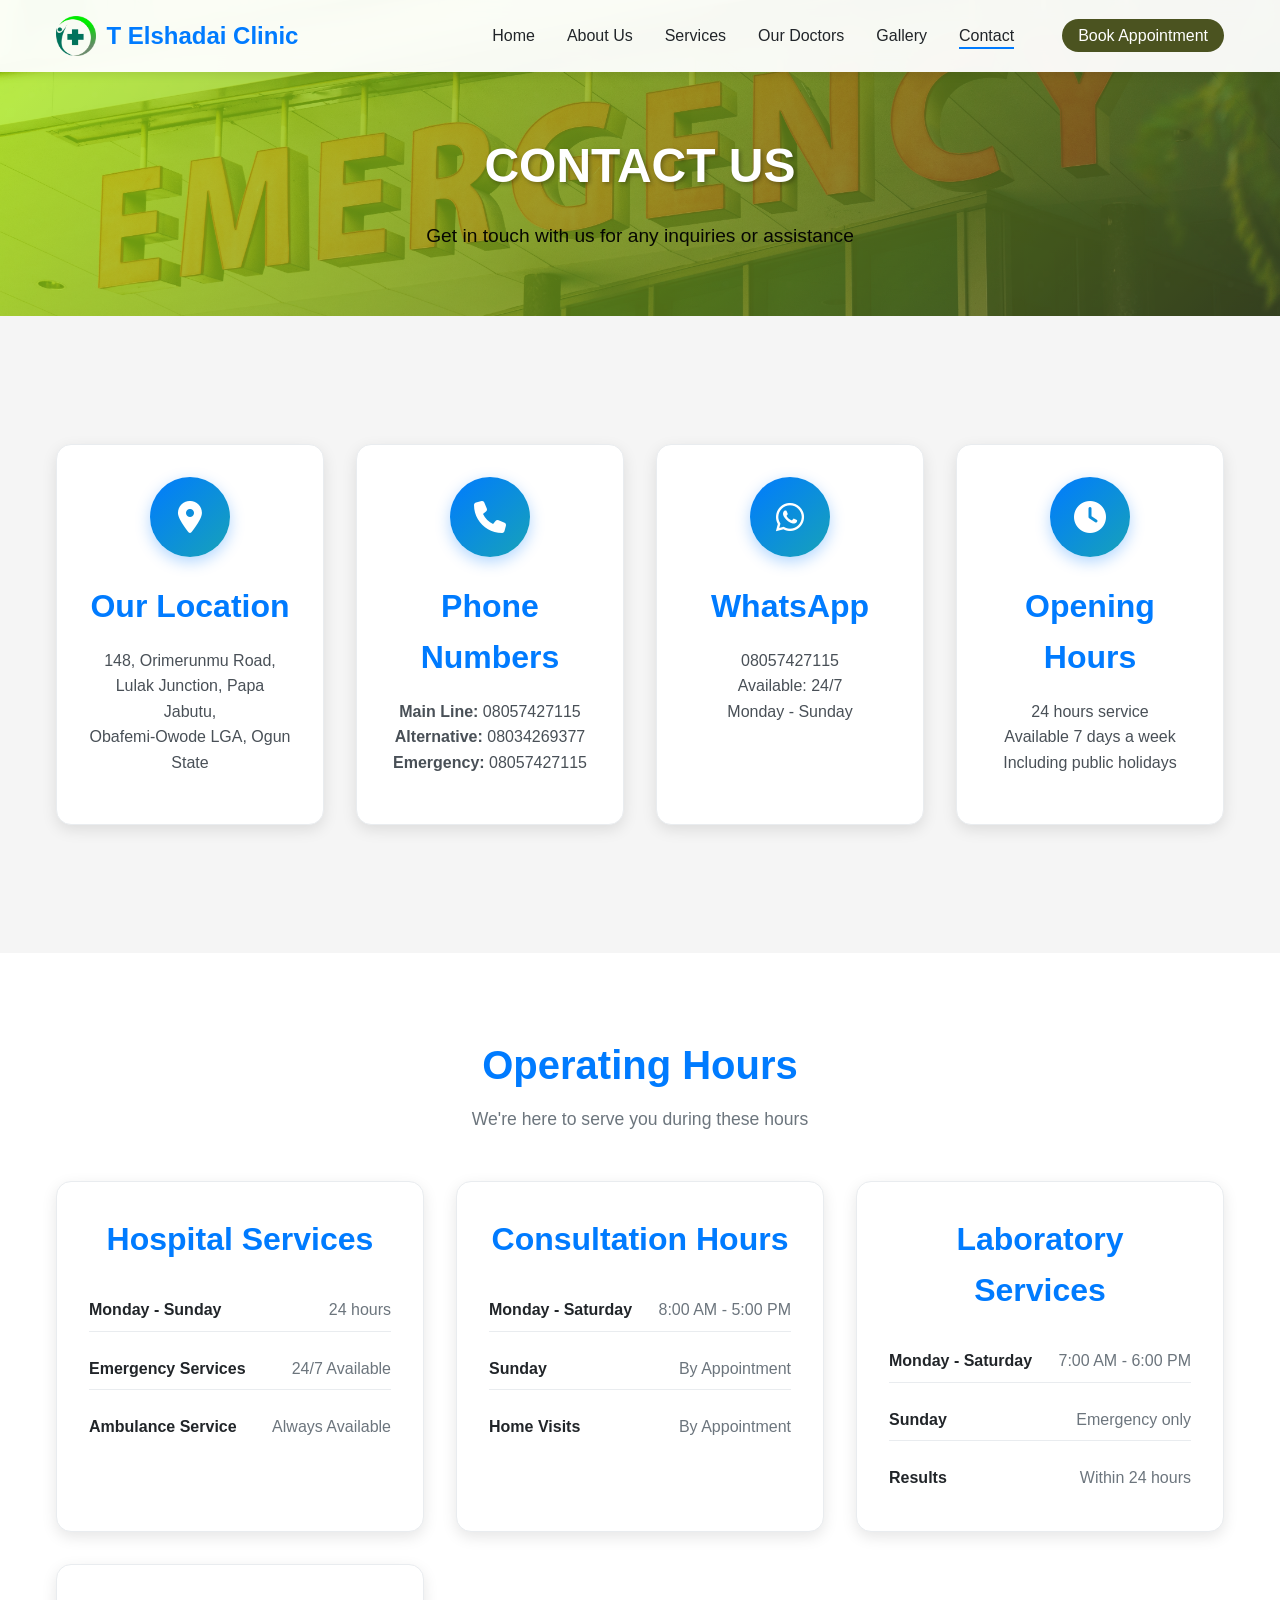
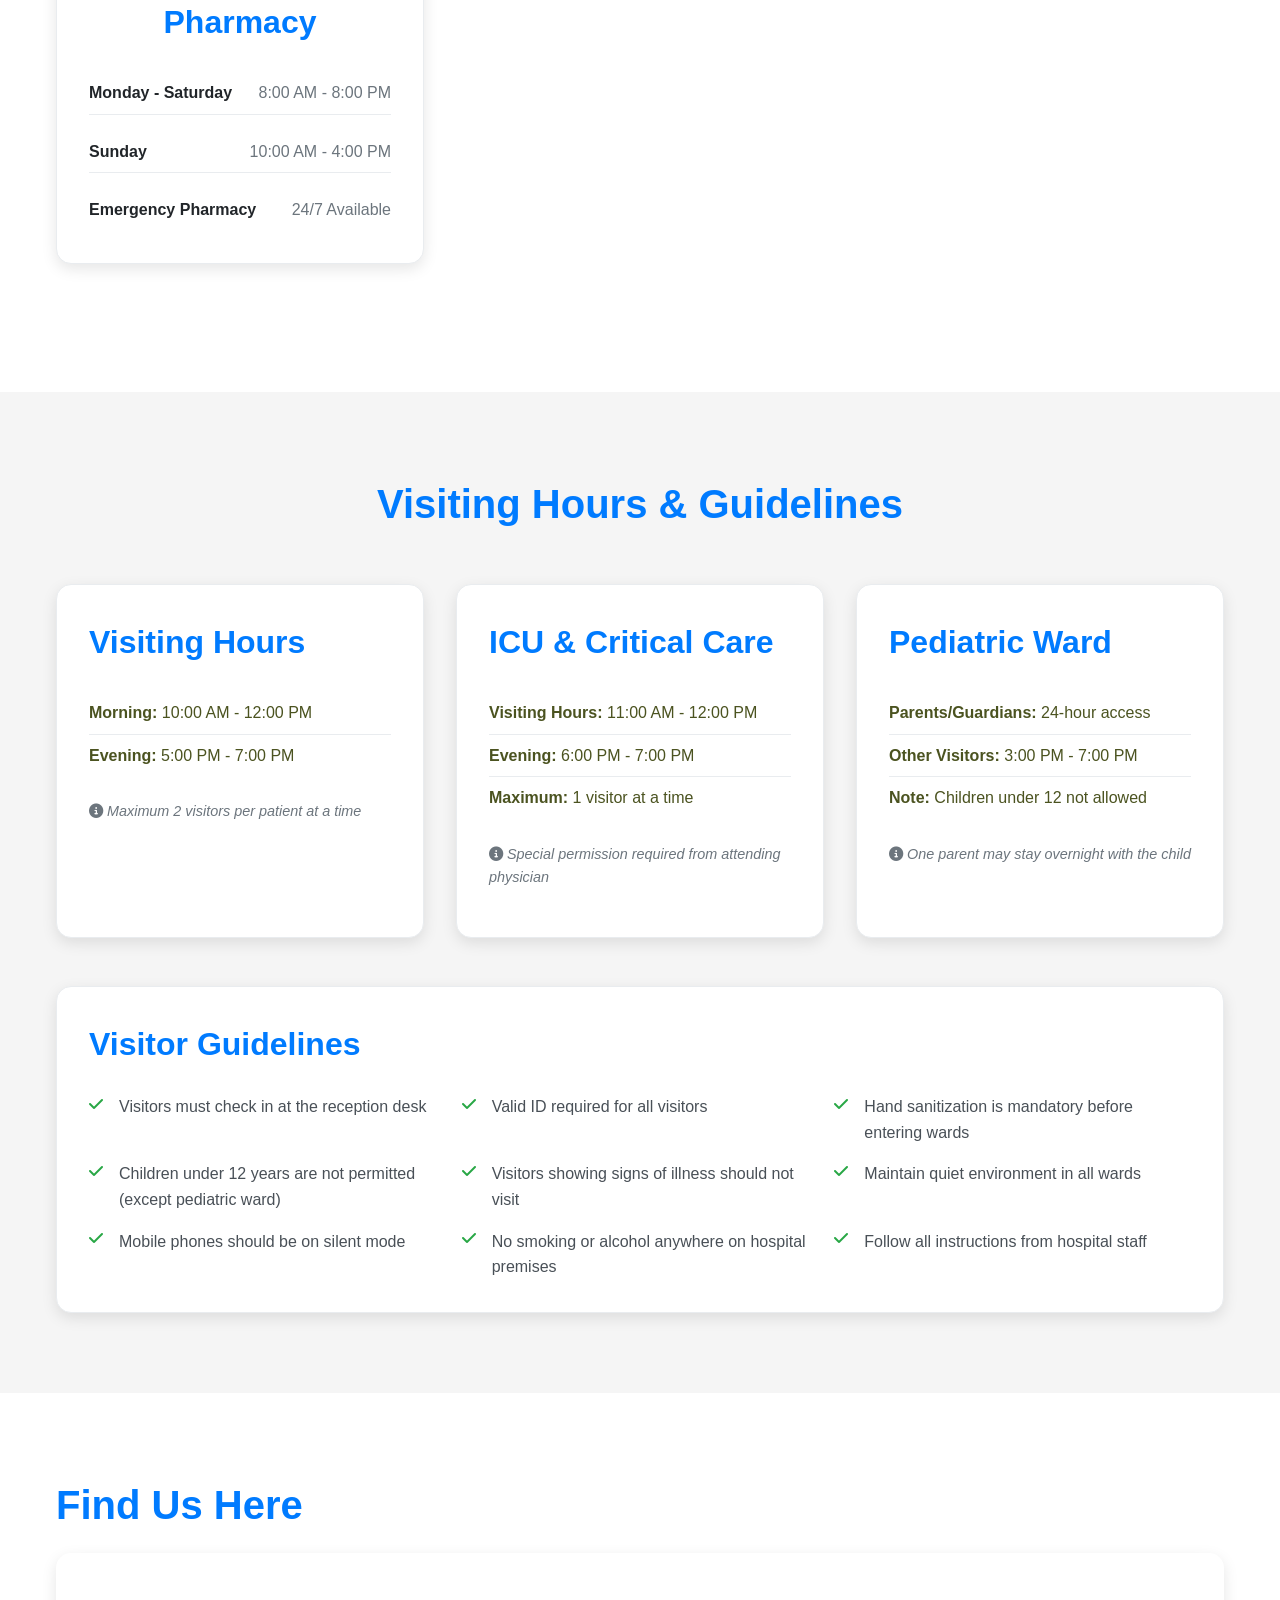
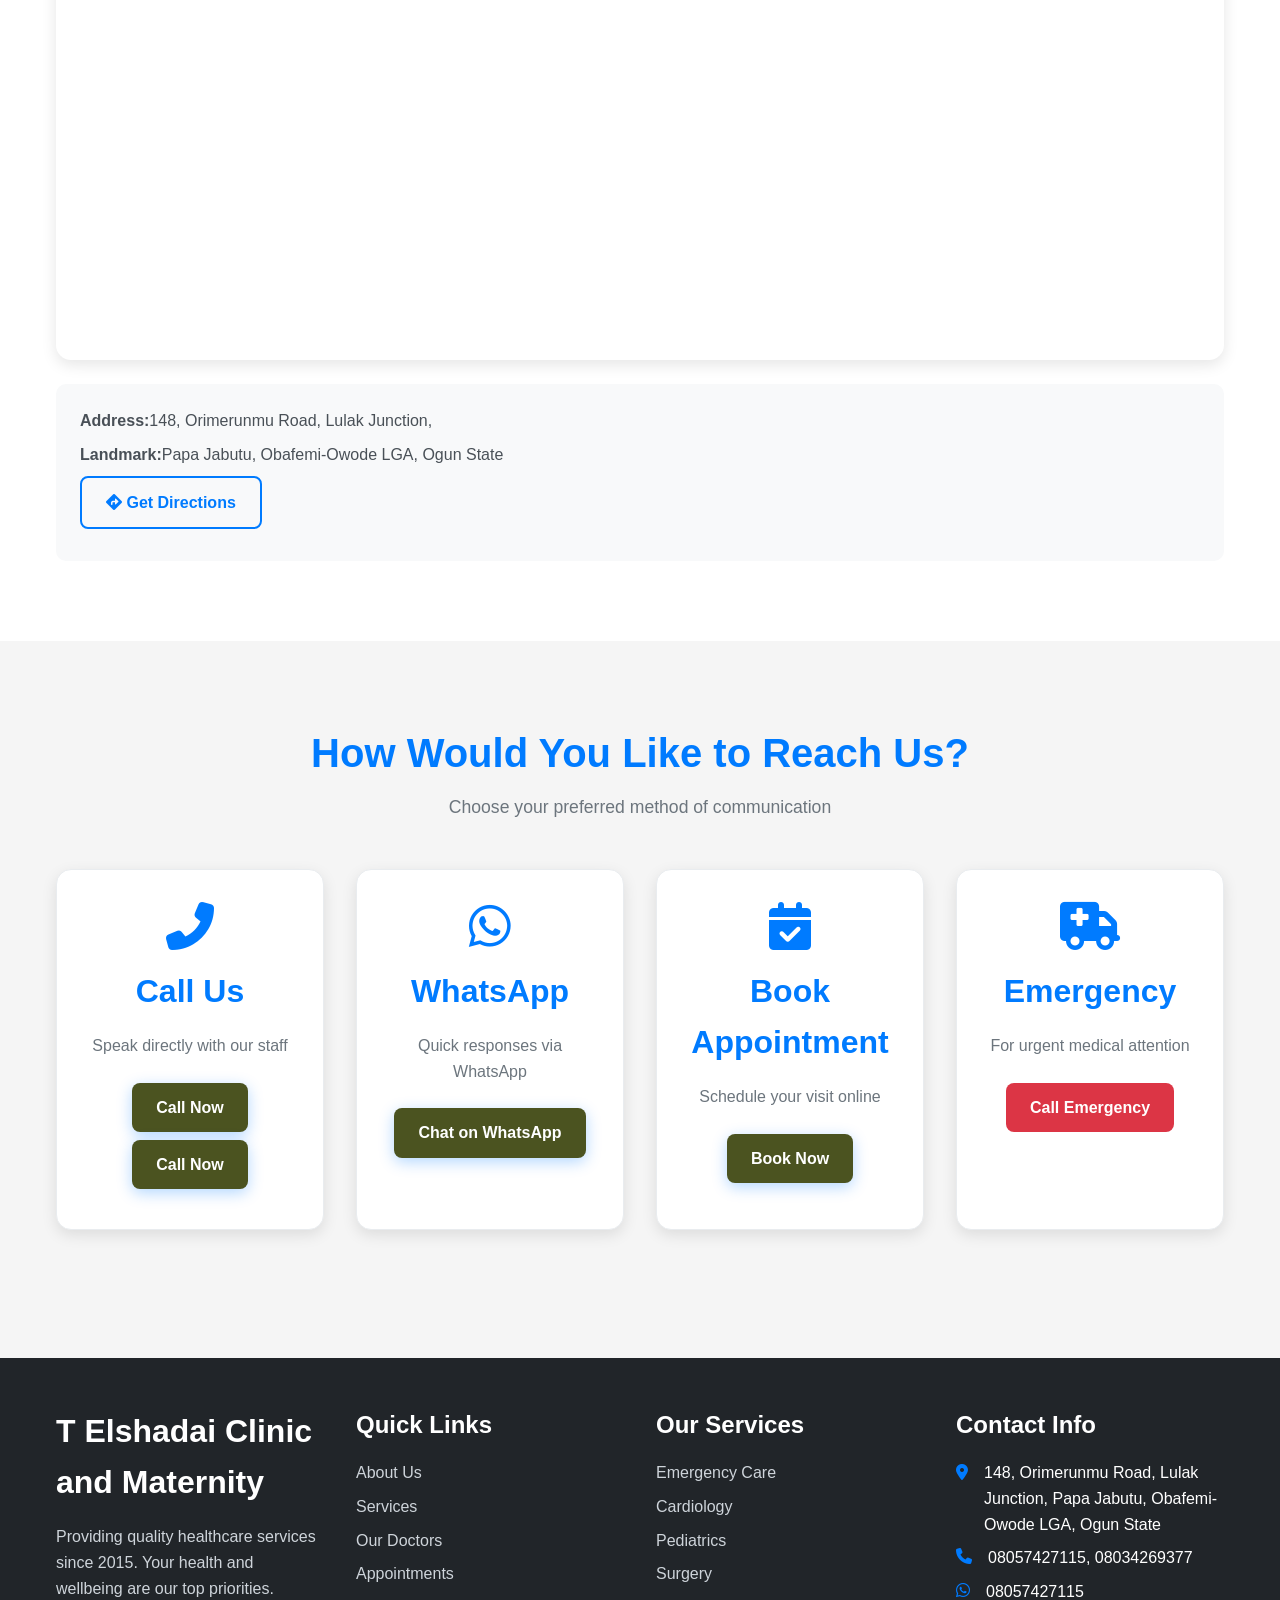
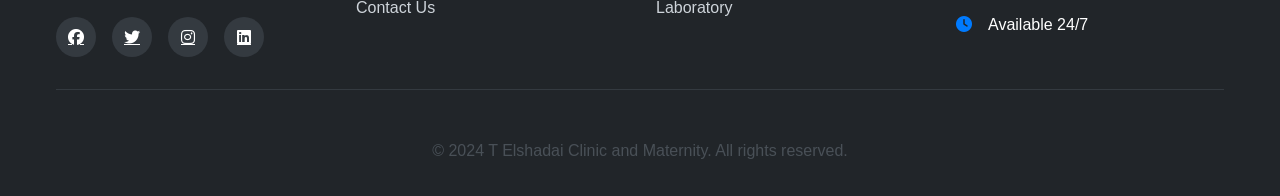
<file: contact.html>
<!DOCTYPE html>
<html lang="en">

<head>
    <meta charset="UTF-8">
    <meta name="viewport" content="width=device-width, initial-scale=1.0">
    <meta name="description"
        content="Contact T Elshadai Clinic and Maternity - Located at 148, Orimerunmu Road, Lulak Junction, Papa Jabutu, Obafemi-Owode LGA, Ogun State. Phone: 08057427115, 08034269377. Available 24/7.">
    <meta name="keywords"
        content="contact hospital, address, phone number, emergency contact, T Elshadai Clinic, maternity hospital, Ogun State">
    <meta name="author" content="T Elshadai Clinic and Maternity">
    <title>Contact Us - T Elshadai Clinic and Maternity</title>
    <link rel="icon" type="image/png" href="../assets/logo.png">
    <link rel="stylesheet" href="../css/style.css">
    <link rel="stylesheet" href="https://cdnjs.cloudflare.com/ajax/libs/font-awesome/6.4.0/css/all.min.css">

    <!-- Modal styles -->
    <style>
        .modal {
            display: none;
            position: fixed;
            inset: 0;
            background: rgba(0, 0, 0, 0.65);
            z-index: 9999;
            justify-content: center;
            align-items: center;
        }

        .modal-content {
            background: white;
            padding: 40px;
            border-radius: 12px;
            text-align: center;
            max-width: 480px;
            box-shadow: 0 10px 30px rgba(0, 0, 0, 0.25);
        }

        .success h2 {
            color: #28a745;
            margin: 0 0 1rem;
            font-size: 1.9rem;
        }

        .error h2 {
            color: #dc3545;
            margin: 0 0 1rem;
            font-size: 1.9rem;
        }

        .modal button {
            padding: 12px 30px;
            border: none;
            border-radius: 6px;
            font-size: 16px;
            cursor: pointer;
            margin-top: 20px;
        }

        .success button {
            background: #28a745;
            color: white;
        }

        .error button {
            background: #dc3545;
            color: white;
        }
    </style>
</head>

<body>

    <!-- Navigation -->
    <nav class="navbar">
        <div class="container">
            <div class="nav-wrapper">
                <div class="logo">
                    <img src="../assets/logo.png" alt="T Elshadai Clinic and Maternity Logo"
                        style="height: 40px; margin-right: 10px;">
                    <span>T Elshadai Clinic</span>
                </div>
                <button class="mobile-toggle" id="mobileToggle">
                    <span></span>
                    <span></span>
                    <span></span>
                </button>
                <ul class="nav-menu" id="navMenu">
                    <li><a href="index.html">Home</a></li>
                    <li><a href="about.html">About Us</a></li>
                    <li><a href="services.html">Services</a></li>
                    <li><a href="doctors.html">Our Doctors</a></li>
                    <li><a href="gallery.html">Gallery</a></li>
                    <li><a href="contact.html" class="active">Contact</a></li>
                    <li><a href="appointment.html" class="btn-appointment">Book Appointment</a></li>
                </ul>
            </div>
        </div>
    </nav>

    <!-- Page Header -->
    <section class="page-header">
        <div class="hero-image">
            <img src="assets/contact.jpg" alt="Contact Us">
        </div>
        <div class="container" id="container">
            <h1>Contact Us</h1>
            <p>Get in touch with us for any inquiries or assistance</p>
        </div>
    </section>

    <!-- Contact Information -->
    <section class="contact-info-section">
        <div class="container">
            <div class="contact-info-grid">
                <div class="contact-card">
                    <div class="contact-icon"><i class="fas fa-map-marker-alt"></i></div>
                    <h3>Our Location</h3>
                    <p>148, Orimerunmu Road,<br>Lulak Junction, Papa Jabutu,<br>Obafemi-Owode LGA, Ogun State</p>
                </div>
                <div class="contact-card">
                    <div class="contact-icon"><i class="fas fa-phone"></i></div>
                    <h3>Phone Numbers</h3>
                    <p><strong>Main Line:</strong> 08057427115<br>
                        <strong>Alternative:</strong> 08034269377<br>
                        <strong>Emergency:</strong> 08057427115
                    </p>
                </div>
                <div class="contact-card">
                    <div class="contact-icon"><i class="fab fa-whatsapp"></i></div>
                    <h3>WhatsApp</h3>
                    <p>08057427115<br>
                        Available: 24/7<br>
                        Monday - Sunday</p>
                </div>
                <div class="contact-card">
                    <div class="contact-icon"><i class="fas fa-clock"></i></div>
                    <h3>Opening Hours</h3>
                    <p>24 hours service<br>
                        Available 7 days a week<br>
                        Including public holidays</p>
                </div>
            </div>
        </div>
    </section>

    <!-- Operating Hours -->
    <section class="operating-hours-section">
        <div class="container">
            <div class="section-header">
                <h2>Operating Hours</h2>
                <p>We're here to serve you during these hours</p>
            </div>
            <div class="hours-grid">
                <div class="hours-card">
                    <h3>Hospital Services</h3>
                    <div class="hours-list">
                        <div class="hours-item"><span class="day">Monday - Sunday</span><span class="time">24
                                hours</span></div>
                        <div class="hours-item"><span class="day">Emergency Services</span><span class="time">24/7
                                Available</span></div>
                        <div class="hours-item"><span class="day">Ambulance Service</span><span class="time">Always
                                Available</span></div>
                    </div>
                </div>
                <div class="hours-card">
                    <h3>Consultation Hours</h3>
                    <div class="hours-list">
                        <div class="hours-item"><span class="day">Monday - Saturday</span><span class="time">8:00 AM -
                                5:00 PM</span></div>
                        <div class="hours-item"><span class="day">Sunday</span><span class="time">By Appointment</span>
                        </div>
                        <div class="hours-item"><span class="day">Home Visits</span><span class="time">By
                                Appointment</span></div>
                    </div>
                </div>
                <div class="hours-card">
                    <h3>Laboratory Services</h3>
                    <div class="hours-list">
                        <div class="hours-item"><span class="day">Monday - Saturday</span><span class="time">7:00 AM -
                                6:00 PM</span></div>
                        <div class="hours-item"><span class="day">Sunday</span><span class="time">Emergency only</span>
                        </div>
                        <div class="hours-item"><span class="day">Results</span><span class="time">Within 24
                                hours</span></div>
                    </div>
                </div>
                <div class="hours-card">
                    <h3>Pharmacy</h3>
                    <div class="hours-list">
                        <div class="hours-item"><span class="day">Monday - Saturday</span><span class="time">8:00 AM -
                                8:00 PM</span></div>
                        <div class="hours-item"><span class="day">Sunday</span><span class="time">10:00 AM - 4:00
                                PM</span></div>
                        <div class="hours-item"><span class="day">Emergency Pharmacy</span><span class="time">24/7
                                Available</span></div>
                    </div>
                </div>
            </div>
        </div>
    </section>

    <!-- Visiting Hours -->
    <section class="visiting-hours-section">
        <div class="container">
            <div class="visiting-content">
                <h2>Visiting Hours & Guidelines</h2>
                <div class="visiting-grid">
                    <div class="visiting-info">
                        <h3>Visiting Hours</h3>
                        <ul>
                            <li><strong>Morning:</strong> 10:00 AM - 12:00 PM</li>
                            <li><strong>Evening:</strong> 5:00 PM - 7:00 PM</li>
                        </ul>
                        <p class="note"><i class="fas fa-info-circle"></i> Maximum 2 visitors per patient at a time</p>
                    </div>
                    <div class="visiting-info">
                        <h3>ICU & Critical Care</h3>
                        <ul>
                            <li><strong>Visiting Hours:</strong> 11:00 AM - 12:00 PM</li>
                            <li><strong>Evening:</strong> 6:00 PM - 7:00 PM</li>
                            <li><strong>Maximum:</strong> 1 visitor at a time</li>
                        </ul>
                        <p class="note"><i class="fas fa-info-circle"></i> Special permission required from attending
                            physician</p>
                    </div>
                    <div class="visiting-info">
                        <h3>Pediatric Ward</h3>
                        <ul>
                            <li><strong>Parents/Guardians:</strong> 24-hour access</li>
                            <li><strong>Other Visitors:</strong> 3:00 PM - 7:00 PM</li>
                            <li><strong>Note:</strong> Children under 12 not allowed</li>
                        </ul>
                        <p class="note"><i class="fas fa-info-circle"></i> One parent may stay overnight with the child
                        </p>
                    </div>
                </div>
                <div class="visiting-rules">
                    <h3>Visitor Guidelines</h3>
                    <ul class="rules-list">
                        <li><i class="fas fa-check"></i> Visitors must check in at the reception desk</li>
                        <li><i class="fas fa-check"></i> Valid ID required for all visitors</li>
                        <li><i class="fas fa-check"></i> Hand sanitization is mandatory before entering wards</li>
                        <li><i class="fas fa-check"></i> Children under 12 years are not permitted (except pediatric
                            ward)</li>
                        <li><i class="fas fa-check"></i> Visitors showing signs of illness should not visit</li>
                        <li><i class="fas fa-check"></i> Maintain quiet environment in all wards</li>
                        <li><i class="fas fa-check"></i> Mobile phones should be on silent mode</li>
                        <li><i class="fas fa-check"></i> No smoking or alcohol anywhere on hospital premises</li>
                        <li><i class="fas fa-check"></i> Follow all instructions from hospital staff</li>
                    </ul>
                </div>
            </div>
        </div>
    </section>

    <!-- Contact Form & Map -->
    <section class="contact-form-section">
        <div class="container">
            <div class="map-container">
                <h2>Find Us Here</h2>
                <div class="map-placeholder">
                    <iframe
                        src="https://www.google.com/maps/embed?pb=!1m18!1m12!1m3!1d3961.879502481034!2d3.409272668318544!3d6.784515505102325!2m3!1f0!2f0!3f0!3m2!1i1024!2i768!4f13.1!3m3!1m2!1s0x103bbf794e8836af%3A0xab19702f759cc648!2s148%20Orimerunmu%20Rd%2C%20Ofada%20110113%2C%20Ogun%20State!5e0!3m2!1sen!2sng!4v1771921963444!5m2!1sen!2sng"
                        width="100%" height="400" style="border:0;" allowfullscreen="" loading="lazy"></iframe>
                </div>
                <div class="map-details">
                    <p><strong>Address:</strong>148, Orimerunmu Road, Lulak Junction,</p>
                    <p><strong>Landmark:</strong>Papa Jabutu, Obafemi-Owode LGA, Ogun State</p>
                    <a href="https://maps.google.com" target="_blank" class="btn btn-outline btn-sm">
                        <i class="fas fa-directions"></i> Get Directions
                    </a>
                </div>
            </div>
            <!-- <div class="contact-form-grid">
                <div class="form-container" style="width: 100%;">
                    <h2>Send Us a Message</h2>
                    <p>Fill out the form below and we'll get back to you as soon as possible</p>

                    <form action="https://submit-form.com/RuRi0Rcmq" method="POST" target="hiddenFrame">
                        <input type="hidden" name="_subject" value="New Contact Message  T Elshadai Clinic and Maternity.">
                        <input type="text" name="_gotcha" style="display:none;" />

                        <div style="display: flex; gap: 20px; margin-bottom: 1rem;">
                            <div class="form-group" style="flex: 1;">
                                <label for="name">Full Name *</label>
                                <input type="text" id="name" name="Full Name" required style="width: 100%;">
                            </div>
                            <div class="form-group" style="flex: 1;">
                                <label for="email">Email Address *</label>
                                <input type="email" id="email" name="Email Address" required style="width: 100%;">
                            </div>
                        </div>
                        <div style="display: flex; gap: 20px; margin-bottom: 1rem;">
                            <div class="form-group" style="flex: 1;">
                                <label for="phone">Phone Number *</label>
                                <input type="tel" id="phone" name="Phone Number" required style="width: 100%;">
                            </div>
                            <div class="form-group" style="flex: 1;">
                                <label for="subject">Subject *</label>
                                <select id="subject" name="Subject" required style="width: 100%;">
                                    <option value="">Select a subject</option>
                                    <option value="general">General Inquiry</option>
                                    <option value="appointment">Appointment</option>
                                    <option value="emergency">Emergency</option>
                                    <option value="feedback">Feedback</option>
                                    <option value="complaint">Complaint</option>
                                </select>
                            </div>
                        </div>
                        <div class="form-group">
                            <label for="message">Message *</label>
                            <textarea id="message" name="Message" rows="5" required style="width: 100%;"></textarea>
                        </div>
                        <button type="submit" class="btn btn-primary" id="submitButton">Send Message</button>
                    </form>
                </div>
            </div> -->
        </div>
    </section>

    <!-- Quick Contact Methods -->
    <section class="quick-contact-section">
        <div class="container">
            <div class="section-header">
                <h2>How Would You Like to Reach Us?</h2>
                <p>Choose your preferred method of communication</p>
            </div>
            <div class="quick-contact-grid">
                <div class="quick-contact-card">
                    <i class="fas fa-phone-alt"></i>
                    <h3>Call Us</h3>
                    <p>Speak directly with our staff</p>
                    <a href="tel:08057427115" class="btn btn-primary btn-sm">Call Now</a>
                    <a href="tel:08034269377" class="btn btn-primary btn-sm">Call Now</a>
                </div>
                <div class="quick-contact-card">
                    <i class="fab fa-whatsapp"></i>
                    <h3>WhatsApp</h3>
                    <p>Quick responses via WhatsApp</p>
                    <a href="https://wa.me/2348057427115?text=Hello%2C%20I%20need%20medical%20aassistance%20from%20T%20Elshadai%20Clinic%20and%20Maternity."
                        target="_blank" class="btn btn-primary btn-sm">Chat on WhatsApp</a>
                </div>
                <div class="quick-contact-card">
                    <i class="fas fa-calendar-check"></i>
                    <h3>Book Appointment</h3>
                    <p>Schedule your visit online</p>
                    <a href="appointment.html" class="btn btn-primary btn-sm">Book Now</a>
                </div>
                <div class="quick-contact-card">
                    <i class="fas fa-ambulance"></i>
                    <h3>Emergency</h3>
                    <p>For urgent medical attention</p>
                    <a href="tel:08057427115" class="btn btn-danger btn-sm">Call Emergency</a>
                </div>
            </div>
        </div>
    </section>

    <!-- Footer -->
    <footer class="footer">
        <div class="container">
            <div class="footer-grid">
                <div class="footer-col">
                    <h3>T Elshadai Clinic and Maternity</h3>
                    <p>Providing quality healthcare services since 2015. Your health and wellbeing are our top
                        priorities.</p>
                    <div class="social-links">
                        <a href="#"><i class="fab fa-facebook"></i></a>
                        <a href="#"><i class="fab fa-twitter"></i></a>
                        <a href="#"><i class="fab fa-instagram"></i></a>
                        <a href="#"><i class="fab fa-linkedin"></i></a>
                    </div>
                </div>
                <div class="footer-col">
                    <h4>Quick Links</h4>
                    <ul>
                        <li><a href="about.html">About Us</a></li>
                        <li><a href="services.html">Services</a></li>
                        <li><a href="doctors.html">Our Doctors</a></li>
                        <li><a href="appointment.html">Appointments</a></li>
                        <li><a href="contact.html">Contact Us</a></li>
                    </ul>
                </div>
                <div class="footer-col">
                    <h4>Our Services</h4>
                    <ul>
                        <li><a href="services.html">Emergency Care</a></li>
                        <li><a href="services.html">Cardiology</a></li>
                        <li><a href="services.html">Pediatrics</a></li>
                        <li><a href="services.html">Surgery</a></li>
                        <li><a href="services.html">Laboratory</a></li>
                    </ul>
                </div>
                <div class="footer-col">
                    <h4>Contact Info</h4>
                    <ul class="contact-info">
                        <li><i class="fas fa-map-marker-alt"></i> 148, Orimerunmu Road, Lulak Junction, Papa Jabutu,
                            Obafemi-Owode LGA, Ogun State</li>
                        <li><i class="fas fa-phone"></i> 08057427115, 08034269377</li>
                        <li><i class="fab fa-whatsapp"></i> 08057427115</li>
                        <li><i class="fas fa-clock"></i> Available 24/7</li>
                    </ul>
                </div>
            </div>
            <div class="footer-bottom">
                <p>
                <p>&copy; 2024 T Elshadai Clinic and Maternity. All rights reserved.</p>
                </p>
            </div>
        </div>
    </footer>

    <!-- Hidden iframe -->
    <iframe name="hiddenFrame" style="display:none;"></iframe>

    <!-- Success Modal -->
    <div id="successModal" class="modal">
        <div class="modal-content">
            <h2>Message Sent!</h2>
            <p>Thank you for contacting us.<br>We have received your message and will get back to you soon.</p>
            <button onclick="document.getElementById('successModal').style.display='none'">Close</button>
        </div>
    </div>

    <!-- Error Modal -->
    <div id="errorModal" class="modal">
        <div class="modal-content">
            <h2>Error</h2>
            <p>Sorry, the message could not be sent at this time.<br>Please try again or contact us directly by
                phone/WhatsApp.</p>
            <button onclick="document.getElementById('errorModal').style.display='none'">Close</button>
        </div>
    </div>

    <script src="js/script.js"></script>
    <script>
        document.addEventListener('DOMContentLoaded', () => {
            const form = document.querySelector('.contact-form-section form');
            const submitButton = document.getElementById('submitButton');
            const iframe = document.querySelector('iframe[name="hiddenFrame"]');

            if (!form || !submitButton || !iframe) return;

            let submitting = false;
            let timeoutId = null;

            form.addEventListener('submit', function (e) {
                if (submitting) return;
                submitting = true;

                const originalText = submitButton.textContent;
                submitButton.textContent = 'Sending...';
                submitButton.disabled = true;

                // Clear any old timeout
                if (timeoutId) clearTimeout(timeoutId);

                // Timeout after 10 seconds → show error if stuck
                timeoutId = setTimeout(() => {
                    if (submitting) {
                        submitting = false;
                        document.getElementById('errorModal').style.display = 'flex';
                        submitButton.textContent = originalText;
                        submitButton.disabled = false;
                    }
                }, 10000);

                const onLoad = () => {
                    if (!submitting) return;
                    clearTimeout(timeoutId);
                    submitting = false;

                    // Since submission is confirmed working → treat load as success
                    document.getElementById('successModal').style.display = 'flex';
                    form.reset();

                    // Restore button after short delay
                    setTimeout(() => {
                        submitButton.textContent = originalText;
                        submitButton.disabled = false;
                    }, 3000);

                    iframe.removeEventListener('load', onLoad);
                };

                iframe.addEventListener('load', onLoad);
            });
        });
    </script>
</body>

</html>
</file>
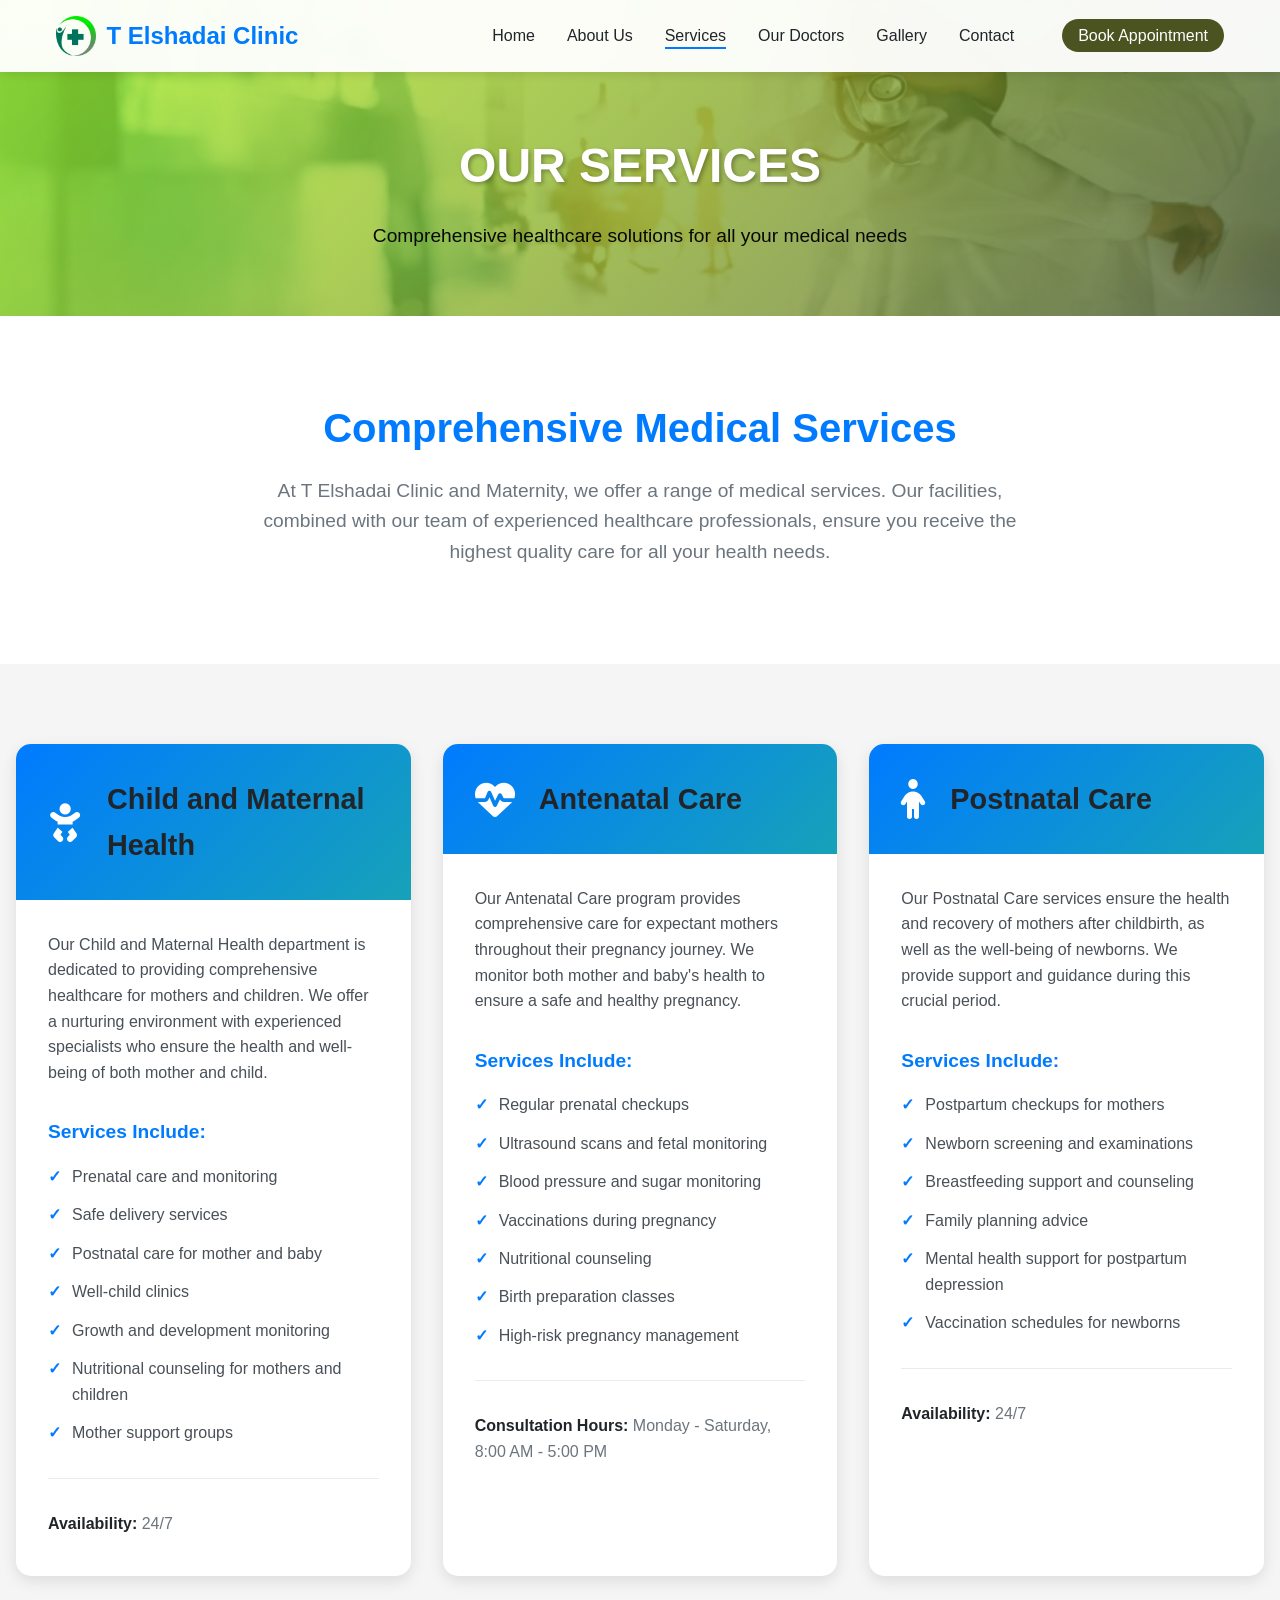
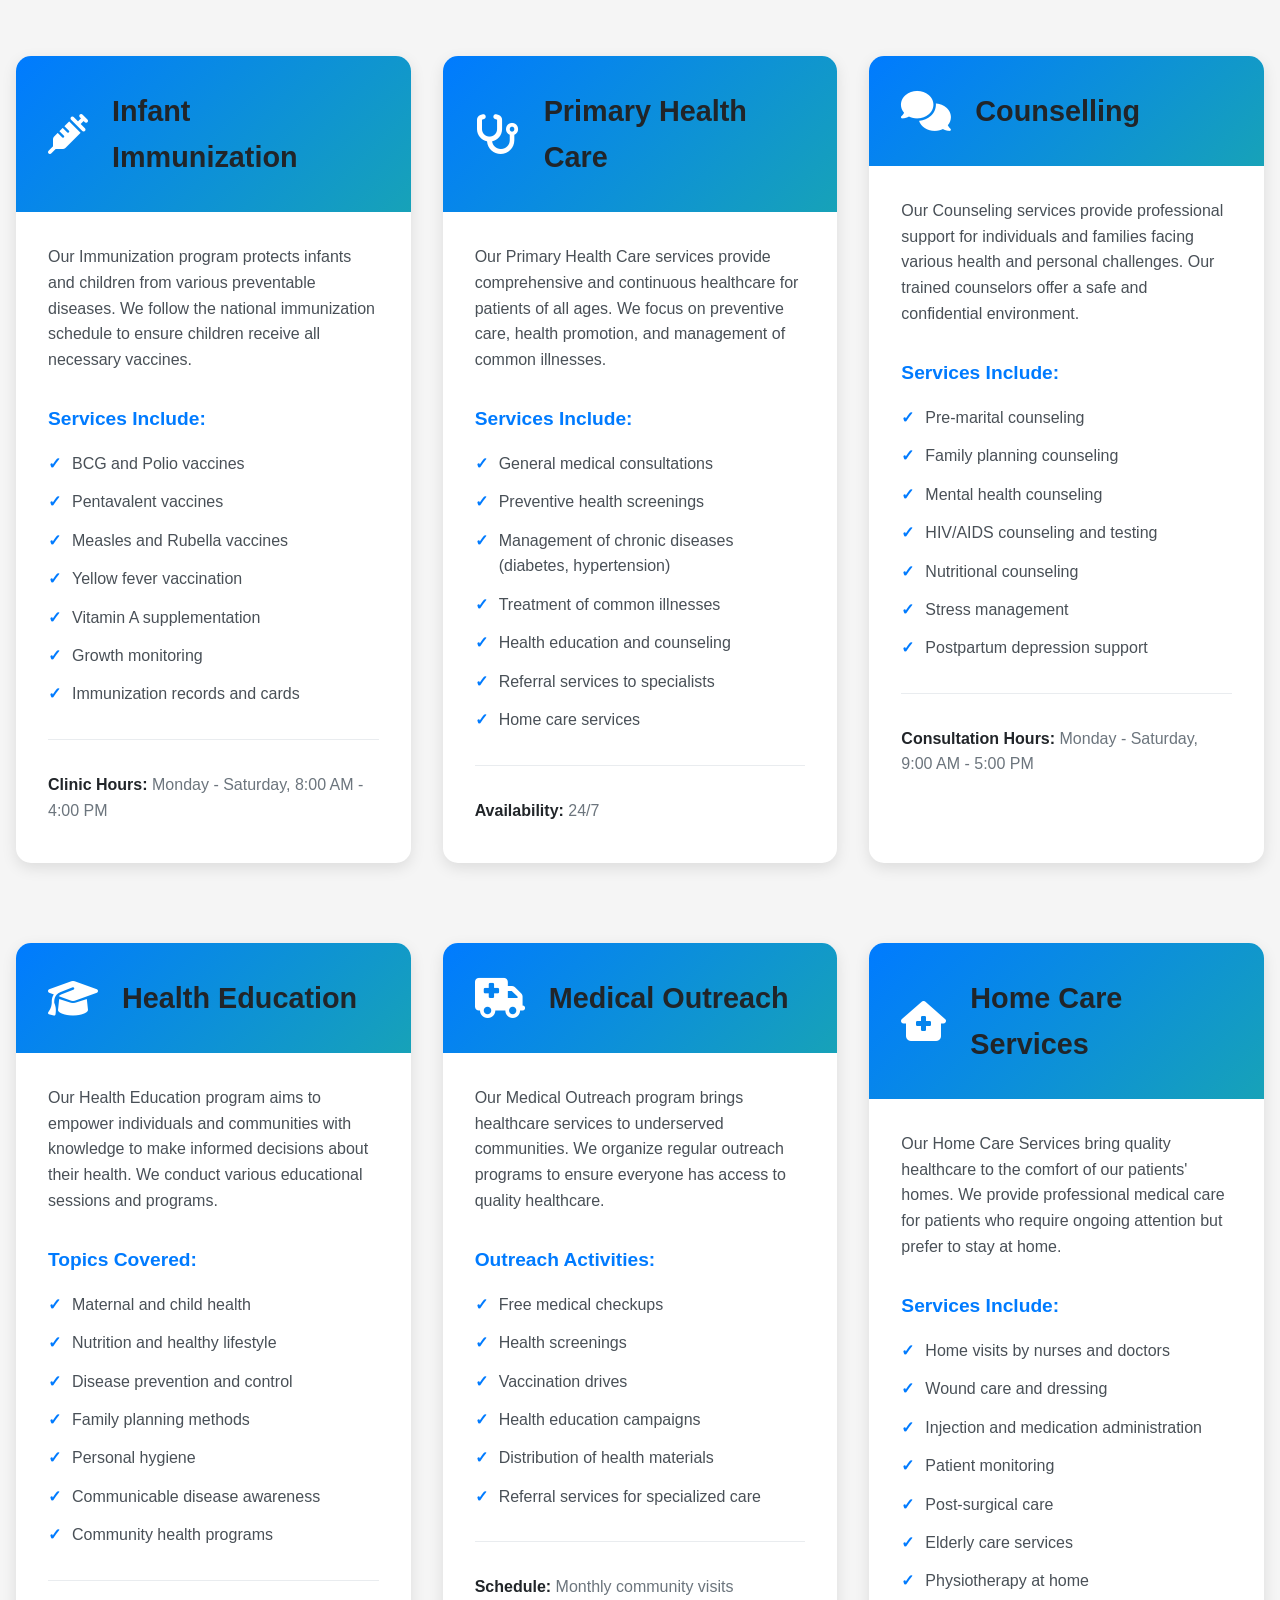
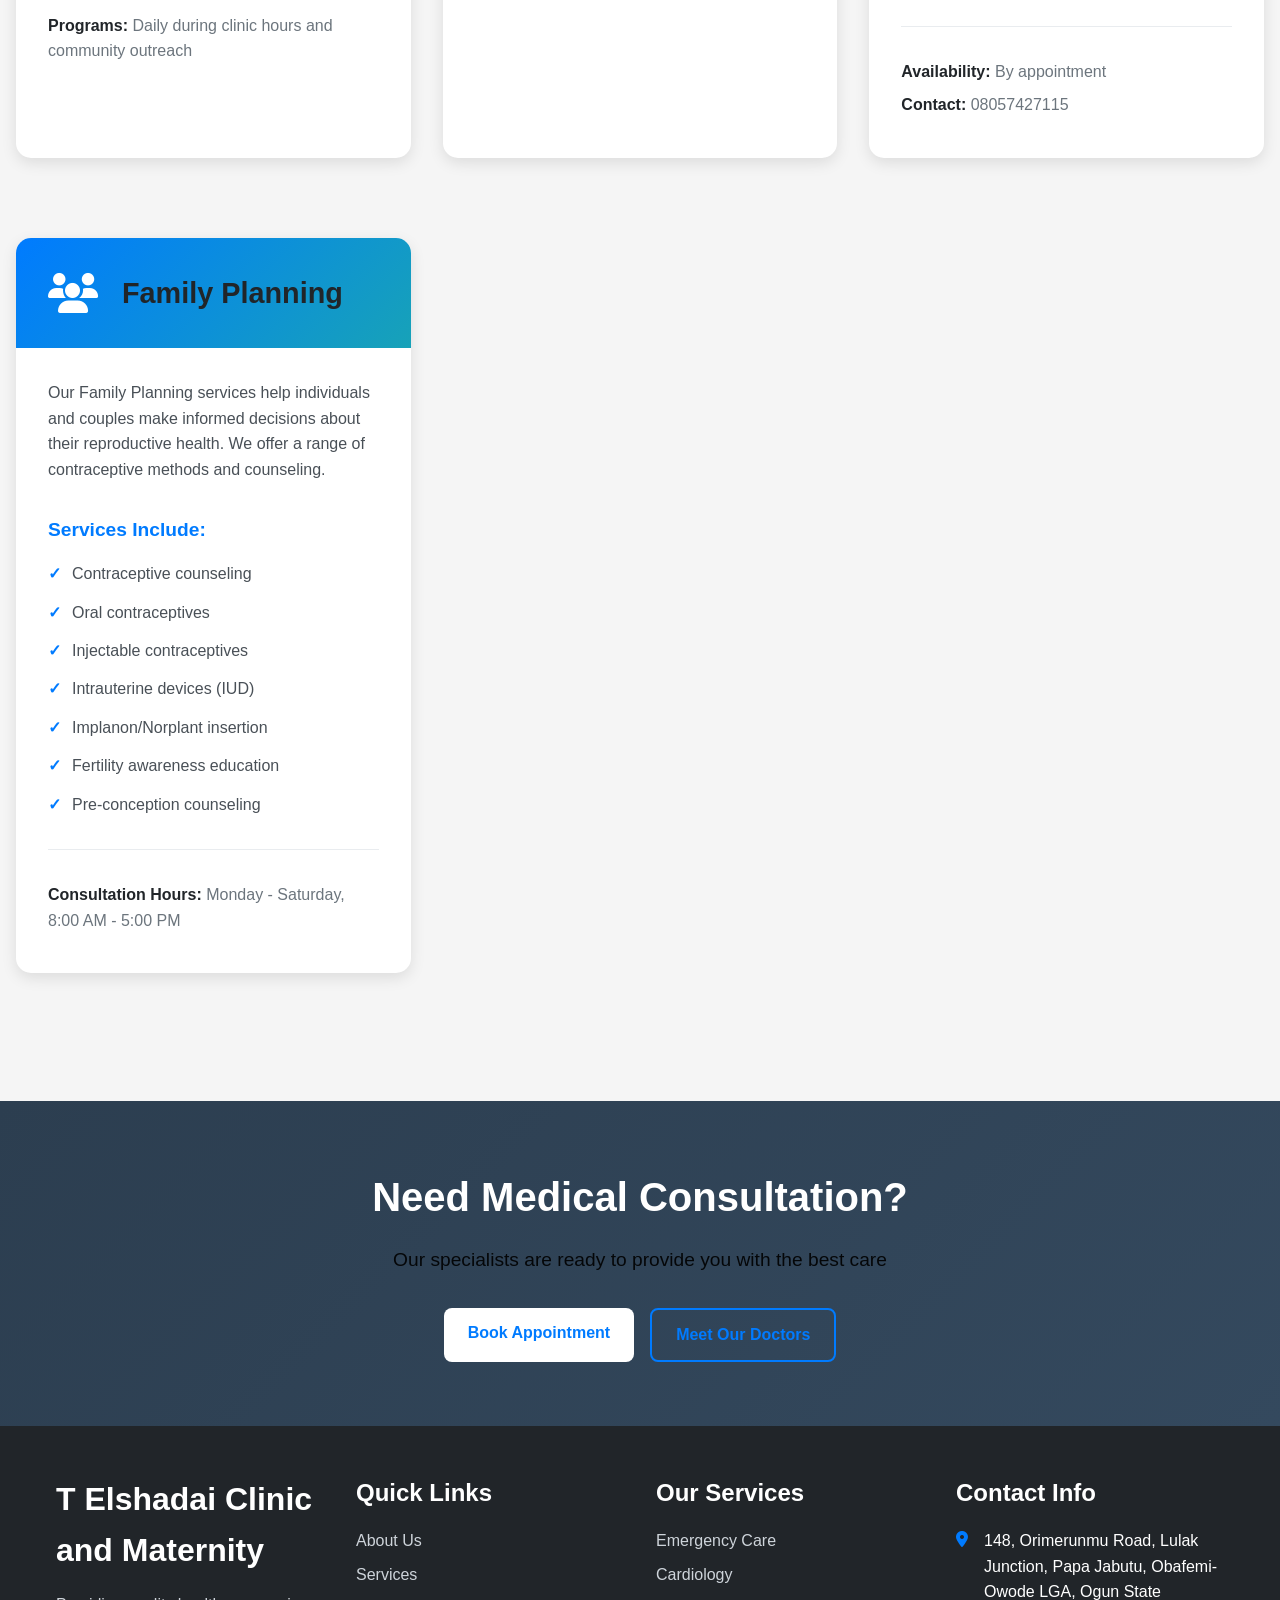
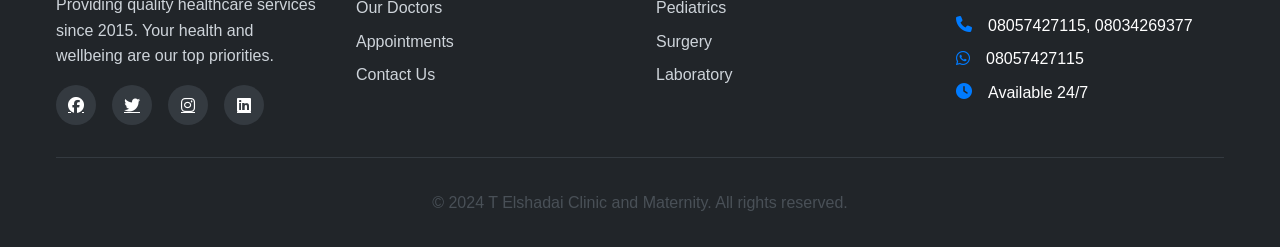
<file: services.html>
<!DOCTYPE html>
<html lang="en">

<head>
    <meta charset="UTF-8">
    <meta name="viewport" content="width=device-width, initial-scale=1.0">
    <meta name="description"
        content="T Elshadai Clinic and Maternity - Our services include Child and Maternal Health, Antenatal Care, Postnatal Care, Infant Immunization, Primary Health Care, Counselling, Health Education, Medical Outreach, Home Care Services, and Family Planning. Available 24/7.">
    <meta name="keywords"
        content="hospital services, medical services, antenatal, postnatal, immunization, family planning, healthcare, Ogun State">
    <meta name="author" content="T Elshadai Clinic and Maternity">
    <title>Our Services - T Elshadai Clinic and Maternity</title>
    <link rel="icon" type="image/png" href="../assets/logo.png">
    <link rel="stylesheet" href="../css/style.css">
    <link rel="stylesheet" href="https://cdnjs.cloudflare.com/ajax/libs/font-awesome/6.4.0/css/all.min.css">
</head>

<body>
    <!-- Preloader -->
    <!-- <div id="preloader">
        <div class="loader">
            <i class="fas fa-heartbeat"></i>
            <p>Loading...</p>
        </div>
    </div> -->

    <!-- Navigation -->
    <nav class="navbar">
        <div class="container">
            <div class="nav-wrapper">
                <div class="logo">
                    <img src="../assets/logo.png" alt="T Elshadai Clinic and Maternity Logo"
                        style="height: 40px; margin-right: 10px;">
                    <span>T Elshadai Clinic</span>
                </div>

                <!-- <div class="emergency-hotline">
                    <i class="fas fa-phone-volume"></i>
                    <div class="hotline-info">
                        <span class="hotline-label">Emergency</span>
                        <span class="hotline-number">+234-911-0000</span>
                    </div>
                </div> -->

                <button class="mobile-toggle" id="mobileToggle">
                    <span></span>
                    <span></span>
                    <span></span>
                </button>

                <ul class="nav-menu" id="navMenu">
                    <li><a href="index.html">Home</a></li>
                    <li><a href="about.html">About Us</a></li>
                    <li><a href="services.html" class="active">Services</a></li>
                    <li><a href="doctors.html">Our Doctors</a></li>
                    <li><a href="gallery.html">Gallery</a></li>
                    <li><a href="contact.html">Contact</a></li>
                    <li><a href="appointment.html" class="btn-appointment">Book Appointment</a></li>
                </ul>
            </div>
        </div>
    </nav>

    <!-- Page Header -->
    <section class="page-header">
        <div class="hero-image">
            <img src="assets/serv.jpeg" alt="Hospital Services">
        </div>
        <div class="container" id="container">
            <h1>Our Services</h1>
            <p>Comprehensive healthcare solutions for all your medical needs</p>
        </div>
    </section>

    <!-- Services Introduction -->
    <section class="services-intro">
        <div class="container">
            <div class="intro-content">
                <h2>Comprehensive Medical Services</h2>
                <p>At T Elshadai Clinic and Maternity, we offer a range of medical services. Our facilities, combined
                    with our team of experienced healthcare
                    professionals, ensure you receive the highest quality care for all your health needs.</p>
            </div>
        </div>
    </section>

    <!-- Detailed Services -->
    <section class="detailed-services">
        <div class="container">

            <!-- Child and Maternal Health -->
            <div class="service-detail">
                <div class="service-detail-header">
                    <i class="fas fa-baby"></i>
                    <h3>Child and Maternal Health</h3>
                </div>
                <div class="service-detail-content">
                    <p>Our Child and Maternal Health department is dedicated to providing comprehensive healthcare for
                        mothers and children. We offer a nurturing environment with experienced specialists who ensure
                        the health and well-being of both mother and child.</p>
                    <div class="service-features">
                        <h4>Services Include:</h4>
                        <ul>
                            <li>Prenatal care and monitoring</li>
                            <li>Safe delivery services</li>
                            <li>Postnatal care for mother and baby</li>
                            <li>Well-child clinics</li>
                            <li>Growth and development monitoring</li>
                            <li>Nutritional counseling for mothers and children</li>
                            <li>Mother support groups</li>
                        </ul>
                    </div>
                    <div class="service-info">
                        <p><strong>Availability:</strong> 24/7</p>
                    </div>
                </div>
            </div>

            <!-- Antenatal Care -->
            <div class="service-detail">
                <div class="service-detail-header">
                    <i class="fas fa-heartbeat"></i>
                    <h3>Antenatal Care</h3>
                </div>
                <div class="service-detail-content">
                    <p>Our Antenatal Care program provides comprehensive care for expectant mothers throughout their
                        pregnancy journey. We monitor both mother and baby's health to ensure a safe and healthy
                        pregnancy.</p>
                    <div class="service-features">
                        <h4>Services Include:</h4>
                        <ul>
                            <li>Regular prenatal checkups</li>
                            <li>Ultrasound scans and fetal monitoring</li>
                            <li>Blood pressure and sugar monitoring</li>
                            <li>Vaccinations during pregnancy</li>
                            <li>Nutritional counseling</li>
                            <li>Birth preparation classes</li>
                            <li>High-risk pregnancy management</li>
                        </ul>
                    </div>
                    <div class="service-info">
                        <p><strong>Consultation Hours:</strong> Monday - Saturday, 8:00 AM - 5:00 PM</p>
                    </div>
                </div>
            </div>

            <!-- Postnatal Care -->
            <div class="service-detail">
                <div class="service-detail-header">
                    <i class="fas fa-child"></i>
                    <h3>Postnatal Care</h3>
                </div>
                <div class="service-detail-content">
                    <p>Our Postnatal Care services ensure the health and recovery of mothers after childbirth, as well
                        as the well-being of newborns. We provide support and guidance during this crucial period.</p>
                    <div class="service-features">
                        <h4>Services Include:</h4>
                        <ul>
                            <li>Postpartum checkups for mothers</li>
                            <li>Newborn screening and examinations</li>
                            <li>Breastfeeding support and counseling</li>
                            <li>Family planning advice</li>
                            <li>Mental health support for postpartum depression</li>
                            <li>Vaccination schedules for newborns</li>
                        </ul>
                    </div>
                    <div class="service-info">
                        <p><strong>Availability:</strong> 24/7</p>
                    </div>
                </div>
            </div>

            <!-- Infant Immunization -->
            <div class="service-detail">
                <div class="service-detail-header">
                    <i class="fas fa-syringe"></i>
                    <h3>Infant Immunization</h3>
                </div>
                <div class="service-detail-content">
                    <p>Our Immunization program protects infants and children from various preventable diseases. We
                        follow the national immunization schedule to ensure children receive all necessary vaccines.</p>
                    <div class="service-features">
                        <h4>Services Include:</h4>
                        <ul>
                            <li>BCG and Polio vaccines</li>
                            <li>Pentavalent vaccines</li>
                            <li>Measles and Rubella vaccines</li>
                            <li>Yellow fever vaccination</li>
                            <li>Vitamin A supplementation</li>
                            <li>Growth monitoring</li>
                            <li>Immunization records and cards</li>
                        </ul>
                    </div>
                    <div class="service-info">
                        <p><strong>Clinic Hours:</strong> Monday - Saturday, 8:00 AM - 4:00 PM</p>
                    </div>
                </div>
            </div>

            <!-- Primary Health Care -->
            <div class="service-detail">
                <div class="service-detail-header">
                    <i class="fas fa-stethoscope"></i>
                    <h3>Primary Health Care</h3>
                </div>
                <div class="service-detail-content">
                    <p>Our Primary Health Care services provide comprehensive and continuous healthcare for patients of
                        all ages. We focus on preventive care, health promotion, and management of common illnesses.</p>
                    <div class="service-features">
                        <h4>Services Include:</h4>
                        <ul>
                            <li>General medical consultations</li>
                            <li>Preventive health screenings</li>
                            <li>Management of chronic diseases (diabetes, hypertension)</li>
                            <li>Treatment of common illnesses</li>
                            <li>Health education and counseling</li>
                            <li>Referral services to specialists</li>
                            <li>Home care services</li>
                        </ul>
                    </div>
                    <div class="service-info">
                        <p><strong>Availability:</strong> 24/7</p>
                    </div>
                </div>
            </div>

            <!-- Counselling -->
            <div class="service-detail">
                <div class="service-detail-header">
                    <i class="fas fa-comments"></i>
                    <h3>Counselling</h3>
                </div>
                <div class="service-detail-content">
                    <p>Our Counseling services provide professional support for individuals and families facing various
                        health and personal challenges. Our trained counselors offer a safe and confidential
                        environment.</p>
                    <div class="service-features">
                        <h4>Services Include:</h4>
                        <ul>
                            <li>Pre-marital counseling</li>
                            <li>Family planning counseling</li>
                            <li>Mental health counseling</li>
                            <li>HIV/AIDS counseling and testing</li>
                            <li>Nutritional counseling</li>
                            <li>Stress management</li>
                            <li>Postpartum depression support</li>
                        </ul>
                    </div>
                    <div class="service-info">
                        <p><strong>Consultation Hours:</strong> Monday - Saturday, 9:00 AM - 5:00 PM</p>
                    </div>
                </div>
            </div>

            <!-- Health Education -->
            <div class="service-detail">
                <div class="service-detail-header">
                    <i class="fas fa-graduation-cap"></i>
                    <h3>Health Education</h3>
                </div>
                <div class="service-detail-content">
                    <p>Our Health Education program aims to empower individuals and communities with knowledge to make
                        informed decisions about their health. We conduct various educational sessions and programs.</p>
                    <div class="service-features">
                        <h4>Topics Covered:</h4>
                        <ul>
                            <li>Maternal and child health</li>
                            <li>Nutrition and healthy lifestyle</li>
                            <li>Disease prevention and control</li>
                            <li>Family planning methods</li>
                            <li>Personal hygiene</li>
                            <li>Communicable disease awareness</li>
                            <li>Community health programs</li>
                        </ul>
                    </div>
                    <div class="service-info">
                        <p><strong>Programs:</strong> Daily during clinic hours and community outreach</p>
                    </div>
                </div>
            </div>

            <!-- Medical Outreach -->
            <div class="service-detail">
                <div class="service-detail-header">
                    <i class="fas fa-truck-medical"></i>
                    <h3>Medical Outreach</h3>
                </div>
                <div class="service-detail-content">
                    <p>Our Medical Outreach program brings healthcare services to underserved communities. We organize
                        regular outreach programs to ensure everyone has access to quality healthcare.</p>
                    <div class="service-features">
                        <h4>Outreach Activities:</h4>
                        <ul>
                            <li>Free medical checkups</li>
                            <li>Health screenings</li>
                            <li>Vaccination drives</li>
                            <li>Health education campaigns</li>
                            <li>Distribution of health materials</li>
                            <li>Referral services for specialized care</li>
                        </ul>
                    </div>
                    <div class="service-info">
                        <p><strong>Schedule:</strong> Monthly community visits</p>
                    </div>
                </div>
            </div>

            <!-- Home Care Services -->
            <div class="service-detail">
                <div class="service-detail-header">
                    <i class="fas fa-house-medical"></i>
                    <h3>Home Care Services</h3>
                </div>
                <div class="service-detail-content">
                    <p>Our Home Care Services bring quality healthcare to the comfort of our patients' homes. We provide
                        professional medical care for patients who require ongoing attention but prefer to stay at home.
                    </p>
                    <div class="service-features">
                        <h4>Services Include:</h4>
                        <ul>
                            <li>Home visits by nurses and doctors</li>
                            <li>Wound care and dressing</li>
                            <li>Injection and medication administration</li>
                            <li>Patient monitoring</li>
                            <li>Post-surgical care</li>
                            <li>Elderly care services</li>
                            <li>Physiotherapy at home</li>
                        </ul>
                    </div>
                    <div class="service-info">
                        <p><strong>Availability:</strong> By appointment</p>
                        <p><strong>Contact:</strong> 08057427115</p>
                    </div>
                </div>
            </div>

            <!-- Family Planning -->
            <div class="service-detail">
                <div class="service-detail-header">
                    <i class="fas fa-users"></i>
                    <h3>Family Planning</h3>
                </div>
                <div class="service-detail-content">
                    <p>Our Family Planning services help individuals and couples make informed decisions about their
                        reproductive health. We offer a range of contraceptive methods and counseling.</p>
                    <div class="service-features">
                        <h4>Services Include:</h4>
                        <ul>
                            <li>Contraceptive counseling</li>
                            <li>Oral contraceptives</li>
                            <li>Injectable contraceptives</li>
                            <li>Intrauterine devices (IUD)</li>
                            <li>Implanon/Norplant insertion</li>
                            <li>Fertility awareness education</li>
                            <li>Pre-conception counseling</li>
                        </ul>
                    </div>
                    <div class="service-info">
                        <p><strong>Consultation Hours:</strong> Monday - Saturday, 8:00 AM - 5:00 PM</p>
                    </div>
                </div>
            </div>

        </div>
    </section>

    <!-- CTA Section -->
    <section class="cta-section">
        <div class="container">
            <div class="cta-content">
                <h2>Need Medical Consultation?</h2>
                <p>Our specialists are ready to provide you with the best care</p>
                <div class="cta-buttons">
                    <a href="appointment.html" class="btn btn-light">Book Appointment</a>
                    <a href="doctors.html" class="btn btn-outline">Meet Our Doctors</a>
                </div>
            </div>
        </div>
    </section>

    <!-- Footer -->
    <footer class="footer">
        <div class="container">
            <div class="footer-grid">
                <div class="footer-col">
                    <h3>T Elshadai Clinic and Maternity</h3>
                    <p>Providing quality healthcare services since 2015. Your health and wellbeing are our top
                        priorities.</p>
                    <div class="social-links">
                        <a href="#"><i class="fab fa-facebook"></i></a>
                        <a href="#"><i class="fab fa-twitter"></i></a>
                        <a href="#"><i class="fab fa-instagram"></i></a>
                        <a href="#"><i class="fab fa-linkedin"></i></a>
                    </div>
                </div>
                <div class="footer-col">
                    <h4>Quick Links</h4>
                    <ul>
                        <li><a href="about.html">About Us</a></li>
                        <li><a href="services.html">Services</a></li>
                        <li><a href="doctors.html">Our Doctors</a></li>
                        <li><a href="appointment.html">Appointments</a></li>
                        <li><a href="contact.html">Contact Us</a></li>
                    </ul>
                </div>
                <div class="footer-col">
                    <h4>Our Services</h4>
                    <ul>
                        <li><a href="services.html">Emergency Care</a></li>
                        <li><a href="services.html">Cardiology</a></li>
                        <li><a href="services.html">Pediatrics</a></li>
                        <li><a href="services.html">Surgery</a></li>
                        <li><a href="services.html">Laboratory</a></li>
                    </ul>
                </div>
                <div class="footer-col">
                    <h4>Contact Info</h4>
                    <ul class="contact-info">
                        <li><i class="fas fa-map-marker-alt"></i> 148, Orimerunmu Road, Lulak Junction, Papa Jabutu,
                            Obafemi-Owode LGA, Ogun State</li>
                        <li><i class="fas fa-phone"></i> 08057427115, 08034269377</li>
                        <li><i class="fab fa-whatsapp"></i> 08057427115</li>
                        <li><i class="fas fa-clock"></i> Available 24/7</li>
                    </ul>
                </div>
            </div>
            <div class="footer-bottom">
                <p>&copy; 2024 T Elshadai Clinic and Maternity. All rights reserved.</p>
            </div>
        </div>
    </footer>

    <!-- WhatsApp Floating Button -->
    <!-- <a href="https://wa.me/2348057427115?text=Hello%2C%20I%20need%20assistance%20from%20T%20Elshadai%20Clinic%20and%20Maternity" class="whatsapp-button" target="_blank">
        <i class="fab fa-whatsapp"></i>
    </a> -->

    <script src="../js/script.js"></script>
</body>
</file>
<file: css/style.css>
/* ===========================================
   HOSPITAL WEBSITE - PROFESSIONAL STYLING
   Responsive, Animated, Healthcare Theme
   =========================================== */

/* ===== RESET & BASE STYLES ===== */
* {
  margin: 0;
  padding: 0;
  box-sizing: border-box;
}

html {
  scroll-behavior: smooth;
}

body {
  font-family: "Segoe UI", Tahoma, Geneva, Verdana, sans-serif;
  line-height: 1.6;
  color: #4b5320;
  background-color: #f8f9fa;
  overflow-x: hidden;
}

/* ===== COLOR PALETTE ===== */
:root {
  --primary-color: #4b5320;
  --secondary-color: #556b2f;
  --accent-color: #adf802;
  --dark-color: #2d3e1f;
  --light-color: #f8f9fa;
  --white: #ffffff;
  --gray-100: #f8f9fa;
  --gray-200: #e9ecef;
  --gray-300: #dee2e6;
  --gray-400: #ced4da;
  --gray-500: #adb5bd;
  --gray-600: #6c757d;
  --gray-700: #495057;
  --gray-800: #343a40;
  --gray-900: #212529;
  --success: #556b2f;
  --danger: #dc3545;
  --warning: #ffc107;
  --info: #8fbc8f;
}

/* ===== TYPOGRAPHY ===== */
h1,
h2,
h3,
h4,
h5,
h6 {
  font-weight: 600;
  margin-bottom: 1rem;
  color: var(--dark-color);
}

h1 {
  font-size: 3rem;
}
h2 {
  font-size: 2.5rem;
}
h3 {
  font-size: 2rem;
}
h4 {
  font-size: 1.5rem;
}

p {
  margin-bottom: 1rem;
  color: var(--gray-700);
}

/* ===== UTILITY CLASSES ===== */
.container {
  max-width: 1200px;
  margin: 0 auto;
  padding: 0 20px;
}

.text-center {
  text-align: center;
}
.btn {
  display: inline-block;
  padding: 12px 30px;
  border: none;
  border-radius: 50px;
  text-decoration: none;
  font-weight: 600;
  transition: all 0.3s ease;
  cursor: pointer;
  position: relative;
  overflow: hidden;
}

.btn::before {
  content: "";
  position: absolute;
  top: 0;
  left: -100%;
  width: 100%;
  height: 100%;
  background: linear-gradient(
    90deg,
    transparent,
    rgba(255, 255, 255, 0.2),
    transparent
  );
  transition: left 0.5s;
}

.btn:hover::before {
  left: 100%;
}

.btn-primary {
  /* background: linear-gradient(135deg, var(--primary-color), var(--accent-color)); */
  color: var(--black);
  box-shadow: 0 4px 15px rgba(0, 123, 255, 0.3);
}

.btn-primary:hover {
  transform: translateY(-2px);
  box-shadow: 0 6px 20px rgba(0, 123, 255, 0.4);
}

.btn-secondary {
  background: var(--secondary-color);
  color: var(--white);
}

.btn-light {
  background: var(--white);
  color: var(--primary-color);
  border: 2px solid var(--primary-color);
}

.btn-outline {
  background: transparent;
  color: var(--white);
  border: 2px solid var(--white);
}

.section-header {
  text-align: center;
  margin-bottom: 3rem;
  animation: fadeInUp 1s ease-out;
}

.section-header h2 {
  color: var(--primary-color);
  margin-bottom: 0.5rem;
}

.section-header p {
  font-size: 1.1rem;
  color: var(--gray-600);
}

/* ===== ANIMATIONS ===== */
@keyframes fadeInUp {
  from {
    opacity: 0;
    transform: translateY(30px);
  }
  to {
    opacity: 1;
    transform: translateY(0);
  }
}

@keyframes fadeIn {
  from {
    opacity: 0;
  }
  to {
    opacity: 1;
  }
}

@keyframes slideInLeft {
  from {
    opacity: 0;
    transform: translateX(-50px);
  }
  to {
    opacity: 1;
    transform: translateX(0);
  }
}

@keyframes slideInRight {
  from {
    opacity: 0;
    transform: translateX(50px);
  }
  to {
    opacity: 1;
    transform: translateX(0);
  }
}

@keyframes pulse {
  0% {
    transform: scale(1);
  }
  50% {
    transform: scale(1.05);
  }
  100% {
    transform: scale(1);
  }
}

@keyframes bounce {
  0%,
  20%,
  50%,
  80%,
  100% {
    transform: translateY(0);
  }
  40% {
    transform: translateY(-10px);
  }
  60% {
    transform: translateY(-5px);
  }
}

/* ===== PRELOADER ===== */
#preloader {
  position: fixed;
  top: 0;
  left: 0;
  width: 100%;
  height: 100%;
  background: linear-gradient(
    135deg,
    var(--primary-color),
    var(--accent-color)
  );
  display: flex;
  justify-content: center;
  align-items: center;
  z-index: 9999;
  animation: fadeOut 0.3s ease-out 1s forwards;
}

.loader {
  text-align: center;
  color: var(--white);
}

.loader i {
  font-size: 4rem;
  animation: pulse 1.5s infinite;
  margin-bottom: 1rem;
}

.loader p {
  font-size: 1.2rem;
  animation: fadeIn 1s ease-in-out infinite alternate;
}

/* ===== NAVIGATION ===== */
.navbar {
  position: fixed;
  top: 0;
  width: 100%;
  background: rgba(255, 255, 255, 0.95);
  backdrop-filter: blur(10px);
  box-shadow: 0 2px 20px rgba(0, 0, 0, 0.1);
  z-index: 1000;
  transition: all 0.3s ease;
}

.nav-wrapper {
  display: flex;
  justify-content: space-between;
  align-items: center;
  padding: 1rem 0;
}

.logo {
  display: flex;
  align-items: center;
  font-size: 1.5rem;
  font-weight: 700;
  color: var(--primary-color);
}

.logo i {
  margin-right: 0.5rem;
  animation: bounce 2s infinite;
}

.emergency-hotline {
  display: flex;
  align-items: center;
  background: var(--danger);
  color: var(--white);
  padding: 0.5rem 1rem;
  border-radius: 25px;
  font-weight: 600;
}

.emergency-hotline i {
  margin-right: 0.5rem;
  animation: pulse 2s infinite;
}

.hotline-info {
  display: flex;
  flex-direction: column;
  line-height: 1.2;
}

.hotline-label {
  font-size: 0.8rem;
  opacity: 0.9;
}

.hotline-number {
  font-size: 1.1rem;
}

.nav-menu {
  display: flex;
  list-style: none;
  align-items: center;
}

.nav-menu li {
  margin-left: 2rem;
}

.nav-menu a {
  color: var(--dark-color);
  text-decoration: none;
  font-weight: 500;
  transition: all 0.3s ease;
  position: relative;
}

.nav-menu a::after {
  content: "";
  position: absolute;
  bottom: -5px;
  left: 0;
  width: 0;
  height: 2px;
  background: var(--primary-color);
  transition: width 0.3s ease;
}

.nav-menu a:hover::after,
.nav-menu a.active::after {
  width: 100%;
}

.btn-appointment {
  background: #4b5320;
  color: var(--white) !important;
  padding: 0.5rem 1rem;
  border-radius: 20px;
  margin-left: 1rem;
}

.mobile-toggle {
  display: none;
  flex-direction: column;
  cursor: pointer;
  background: none;
  border: none;
}

.mobile-toggle span {
  width: 25px;
  height: 3px;
  background: var(--dark-color);
  margin: 3px 0;
  transition: 0.3s;
}

/* ===== HERO SECTION ===== */
.hero {
  height: 100vh;
  background:
    linear-gradient(135deg, rgba(173, 248, 2, 1), rgba(75, 82, 32, 1)),
    url("https://images.unsplash.com/photo-1551190822-a9333d879b1f?w=1920")
      center/cover;
  display: flex;
  align-items: center;
  position: relative;
  overflow: hidden;
}

.hero::before {
  content: "";
  position: absolute;
  top: 0;
  left: 0;
  width: 100%;
  height: 100%;
  background: url('data:image/svg+xml,<svg xmlns="http://www.w3.org/2000/svg" viewBox="0 0 100 100"><defs><pattern id="grain" width="100" height="100" patternUnits="userSpaceOnUse"><circle cx="25" cy="25" r="1" fill="rgba(255,255,255,0.1)"/><circle cx="75" cy="75" r="1" fill="rgba(255,255,255,0.1)"/><circle cx="50" cy="10" r="0.5" fill="rgba(255,255,255,0.1)"/></pattern></defs><rect width="100" height="100" fill="url(%23grain)"/></svg>');
  pointer-events: none;
}

.hero-overlay {
  position: absolute;
  top: 0;
  left: 0;
  width: 100%;
  height: 100%;
  background: rgba(0, 0, 0, 0.3);
}

.hero-content {
  position: relative;
  z-index: 2;
  color: var(--white);
  max-width: 600px;
  animation: slideInLeft 1s ease-out;
}

.hero-content h1 {
  font-size: 3.5rem;
  margin-bottom: 1rem;
  color: var(--white);
  text-shadow: 2px 2px 4px rgba(0, 0, 0, 0.3);
}

.hero-content p {
  font-size: 1.3rem;
  margin-bottom: 2rem;
  color: rgba(255, 255, 255, 0.9);
}

.hero-buttons {
  display: flex;
  gap: 1rem;
}

/* ===== QUICK STATS ===== */
.quick-stats {
  padding: 4rem 0;
  background: var(--white);
  margin-top: -80px;
  position: relative;
  z-index: 10;
  border-radius: 20px 20px 0 0;
  box-shadow: 0 -10px 30px rgba(0, 0, 0, 0.1);
}

.stats-grid {
  display: grid;
  grid-template-columns: repeat(auto-fit, minmax(250px, 1fr));
  gap: 2rem;
  margin-top: 2rem;
}

.stat-card {
  background: var(--white);
  padding: 2rem;
  border-radius: 15px;
  text-align: center;
  box-shadow: 0 5px 15px rgba(0, 0, 0, 0.1);
  transition: all 0.3s ease;
  animation: fadeInUp 1s ease-out;
}

.stat-card:hover {
  transform: translateY(-10px);
  box-shadow: 0 15px 30px rgba(0, 0, 0, 0.2);
}

.stat-card i {
  font-size: 3rem;
  color: #4b5320;
  margin-bottom: 1rem;
  transition: transform 0.3s ease;
}

.stat-card:hover i {
  transform: scale(1.1);
}

.stat-card h3 {
  font-size: 2.5rem;
  color: var(--primary-color);
  margin-bottom: 0.5rem;
}

.stat-card p {
  color: var(--gray-600);
  font-weight: 500;
}

/* ===== ABOUT PREVIEW ===== */
.about-preview {
  padding: 5rem 0;
  background: var(--gray-100);
}
#container h1 {
  color: #fff;
  text-transform: uppercase;
}

#container p {
  color: black;
}
.section-grid {
  display: grid;
  grid-template-columns: 1fr 1fr;
  gap: 3rem;
  align-items: center;
}

.section-image img {
  width: 100%;
  border-radius: 15px;
  box-shadow: 0 10px 30px rgba(0, 0, 0, 0.2);
  transition: transform 0.3s ease;
}

.section-image img:hover {
  transform: scale(1.05);
}

.section-content h2 {
  color: var(--primary-color);
  margin-bottom: 0.5rem;
}

.subtitle {
  color: var(--secondary-color);
  font-weight: 600;
  margin-bottom: 1rem;
}

.feature-list {
  margin: 2rem 0;
}

.feature-item {
  display: flex;
  align-items: center;
  margin-bottom: 1rem;
}

.feature-item i {
  color: var(--success);
  margin-right: 1rem;
  font-size: 1.2rem;
}

/* ===== SERVICES OVERVIEW ===== */
.services-overview {
  padding: 5rem 0;
  background: var(--white);
}

.services-grid {
  display: grid;
  grid-template-columns: repeat(auto-fit, minmax(250px, 1fr));
  gap: 2rem;
  margin: 3rem 0;
}

.service-card {
  background: var(--white);
  padding: 2rem;
  border-radius: 15px;
  box-shadow: 0 5px 15px rgba(0, 0, 0, 0.1);
  transition: all 0.3s ease;
  border: 1px solid var(--gray-200);
  animation: fadeInUp 1s ease-out;
}

.service-card:hover {
  transform: translateY(-10px);
  box-shadow: 0 15px 30px rgba(0, 0, 0, 0.2);
  border-color: var(--primary-color);
}

.service-card i {
  font-size: 2.5rem;
  color: var(--primary-color);
  margin-bottom: 1rem;
}

.service-card h3 {
  color: var(--primary-color);
  margin-bottom: 1rem;
}

.service-link {
  color: var(--primary-color);
  text-decoration: none;
  font-weight: 600;
  display: inline-flex;
  align-items: center;
  transition: all 0.3s ease;
}

.service-link:hover {
  color: var(--accent-color);
  transform: translateX(5px);
}

/* ===== FEATURED DOCTORS ===== */
.featured-doctors {
  padding: 5rem 0;
  background: var(--gray-100);
}

.doctors-grid {
  display: grid;
  grid-template-columns: repeat(auto-fit, minmax(300px, 1fr));
  gap: 2rem;
  margin: 3rem 0;
}

.doctor-card {
  background: var(--white);
  border-radius: 15px;
  overflow: hidden;
  box-shadow: 0 5px 15px rgba(0, 0, 0, 0.1);
  transition: all 0.3s ease;
  animation: fadeInUp 1s ease-out;
}

.doctor-card:hover {
  transform: translateY(-10px);
  box-shadow: 0 15px 30px rgba(0, 0, 0, 0.2);
}

.doctor-image {
  height: 250px;
  overflow: hidden;
}

.doctor-image img {
  width: 100%;
  height: 100%;
  object-fit: cover;
  transition: transform 0.3s ease;
}

.doctor-card:hover .doctor-image img {
  transform: scale(1.1);
}

.doctor-info {
  padding: 1.5rem;
}

.doctor-info h3 {
  color: var(--primary-color);
  margin-bottom: 0.5rem;
}

.specialty {
  color: var(--secondary-color);
  font-weight: 600;
  margin-bottom: 0.5rem;
}

.qualification {
  color: var(--gray-600);
  font-size: 0.9rem;
  margin-bottom: 0.5rem;
}

.consultation {
  color: var(--gray-700);
  font-size: 0.9rem;
}

/* ===== TESTIMONIALS ===== */
.testimonials {
  padding: 5rem 0;
  background: var(--white);
}

.testimonials-grid {
  display: grid;
  grid-template-columns: repeat(auto-fit, minmax(350px, 1fr));
  gap: 2rem;
  margin: 3rem 0;
}

.testimonial-card {
  background: var(--white);
  padding: 2rem;
  border-radius: 15px;
  box-shadow: 0 5px 15px rgba(0, 0, 0, 0.1);
  border-left: 5px solid var(--primary-color);
  transition: all 0.3s ease;
  animation: fadeInUp 1s ease-out;
}

.testimonial-card:hover {
  transform: translateY(-5px);
  box-shadow: 0 10px 25px rgba(0, 0, 0, 0.15);
}

.rating {
  color: var(--warning);
  margin-bottom: 1rem;
}

.testimonial-card p {
  font-style: italic;
  margin-bottom: 1.5rem;
  color: var(--gray-700);
}

.testimonial-author strong {
  color: var(--primary-color);
  display: block;
}

.testimonial-author span {
  color: var(--gray-600);
  font-size: 0.9rem;
}

/* ===== CTA SECTION ===== */
.cta-section {
  padding: 4rem 0;
  background: linear-gradient(135deg, #2c3e50, #34495e);
  color: var(--white);
  text-align: center;
}

.cta-content h2 {
  font-size: 2.5rem;
  margin-bottom: 1rem;
  color: var(--white);
}

.cta-content p {
  font-size: 1.2rem;
  margin-bottom: 2rem;
  opacity: 0.9;
  color: black;
}

.cta-buttons {
  display: flex;
  justify-content: center;
  gap: 1rem;
}

/* ===== FOOTER ===== */
.footer {
  background: var(--gray-900);
  color: var(--white);
  padding: 3rem 0 1rem;
}

.footer-grid {
  display: grid;
  grid-template-columns: repeat(auto-fit, minmax(250px, 1fr));
  gap: 2rem;
  margin-bottom: 2rem;
}

.footer-col h3,
.footer-col h4 {
  color: var(--white);
  margin-bottom: 1rem;
}

.footer-col p {
  color: var(--gray-400);
  margin-bottom: 1rem;
}

.footer-col ul {
  list-style: none;
}

.footer-col ul li {
  margin-bottom: 0.5rem;
}

.footer-col ul li a {
  color: var(--gray-400);
  text-decoration: none;
  transition: color 0.3s ease;
}

.footer-col ul li a:hover {
  color: var(--primary-color);
}

.social-links {
  display: flex;
  gap: 1rem;
  margin-top: 1rem;
}

.social-links a {
  display: flex;
  align-items: center;
  justify-content: center;
  width: 40px;
  height: 40px;
  background: var(--gray-800);
  color: var(--white);
  border-radius: 50%;
  transition: all 0.3s ease;
}

.social-links a:hover {
  background: var(--primary-color);
  transform: translateY(-3px);
}

.contact-info li {
  display: flex;
  align-items: flex-start;
  margin-bottom: 1rem;
}

.contact-info i {
  margin-right: 1rem;
  margin-top: 0.2rem;
  color: var(--primary-color);
}

.footer-bottom {
  border-top: 1px solid var(--gray-800);
  padding-top: 2rem;
  text-align: center;
  color: var(--gray-500);
}

/* ===== RESPONSIVE DESIGN ===== */
@media (max-width: 768px) {
  .nav-wrapper {
    flex-wrap: wrap;
    gap: 1rem;
  }

  .emergency-hotline {
    order: 3;
    width: 100%;
    justify-content: center;
  }

  .nav-menu {
    display: none;
    position: absolute;
    top: 100%;
    left: 0;
    width: 100%;
    background: var(--white);
    flex-direction: column;
    padding: 1rem 0;
    box-shadow: 0 5px 15px rgba(0, 0, 0, 0.1);
  }

  .nav-menu.active {
    display: flex;
  }

  .nav-menu li {
    margin: 0.5rem 0;
    text-align: center;
  }

  .mobile-toggle {
    display: flex;
    order: 2;
  }

  .hero-content h1 {
    font-size: 2.5rem;
  }

  .hero-buttons {
    flex-direction: column;
    align-items: center;
  }

  .section-grid {
    grid-template-columns: 1fr;
    gap: 2rem;
  }

  .stats-grid,
  .services-grid,
  .doctors-grid,
  .testimonials-grid {
    grid-template-columns: 1fr;
  }

  .cta-buttons {
    flex-direction: column;
    align-items: center;
  }

  .footer-grid {
    grid-template-columns: 1fr;
    text-align: center;
  }

  .contact-info li {
    justify-content: center;
  }
}

@media (max-width: 480px) {
  .container {
    padding: 0 15px;
  }

  h1 {
    font-size: 2rem;
  }
  h2 {
    font-size: 2rem;
  }
  h3 {
    font-size: 1.5rem;
  }

  .hero-content h1 {
    font-size: 2rem;
  }

  .btn {
    padding: 10px 20px;
    font-size: 0.9rem;
  }

  .stat-card,
  .service-card,
  .testimonial-card {
    padding: 1.5rem;
  }
}

/* ===== ANIMATIONS ON SCROLL ===== */
.fade-in-up {
  animation: fadeInUp 1s ease-out;
}

.fade-in {
  animation: fadeIn 1s ease-out;
}

/* ==========================================
   HOSPITAL WEBSITE - COMPREHENSIVE STYLES
   Modern, Accessible, and Responsive Design
   ========================================== */

/* ===== CSS VARIABLES ===== */
:root {
  /* Color Palette */
  --primary-color: #007bff;
  --secondary-color: #17a2b8;
  --accent-color: #17a2b8;
  --success: #28a745;
  --warning: #ffc107;
  --danger: #dc3545;

  /* Neutral Colors */
  --white: #ffffff;
  --dark-color: #212529;
  --gray-50: #f8f9fa;
  --gray-100: #f5f5f5;
  --gray-200: #e9ecef;
  --gray-300: #dee2e6;
  --gray-600: #6c757d;
  --gray-700: #495057;

  /* Spacing */
  --spacing-xs: 0.5rem;
  --spacing-sm: 1rem;
  --spacing-md: 1.5rem;
  --spacing-lg: 2rem;
  --spacing-xl: 3rem;

  /* Typography */
  --font-family: "Segoe UI", Tahoma, Geneva, Verdana, sans-serif;
  --font-size-base: 1rem;
  --font-size-lg: 1.2rem;
  --font-size-xl: 1.5rem;
  --font-size-2xl: 2rem;
  --font-size-3xl: 3rem;

  /* Transitions */
  --transition-fast: 0.2s ease;
  --transition-base: 0.3s ease;
  --transition-slow: 0.5s ease;

  /* Shadows */
  --shadow-sm: 0 2px 4px rgba(0, 0, 0, 0.1);
  --shadow-md: 0 5px 15px rgba(0, 0, 0, 0.1);
  --shadow-lg: 0 10px 30px rgba(0, 0, 0, 0.1);
  --shadow-xl: 0 15px 30px rgba(0, 0, 0, 0.2);

  /* Border Radius */
  --radius-sm: 8px;
  --radius-md: 10px;
  --radius-lg: 15px;
  --radius-xl: 20px;
  --radius-full: 50%;
}

/* ===== GLOBAL ANIMATIONS ===== */
@keyframes fadeInUp {
  from {
    opacity: 0;
    transform: translateY(30px);
  }
  to {
    opacity: 1;
    transform: translateY(0);
  }
}

@keyframes slideInLeft {
  from {
    opacity: 0;
    transform: translateX(-30px);
  }
  to {
    opacity: 1;
    transform: translateX(0);
  }
}

@keyframes pulse {
  0%,
  100% {
    transform: scale(1);
  }
  50% {
    transform: scale(1.05);
  }
}

/* ===== PAGE HEADER SECTION ===== */
.page-header {
  padding: 8rem 0 4rem;
  background: linear-gradient(
    135deg,
    rgba(173, 248, 2, 1),
    rgba(75, 82, 32, 1)
  );
  color: var(--white);
  text-align: center;
  position: relative;
  overflow: hidden;
}

.page-header::before {
  content: "";
  position: absolute;
  top: 0;
  left: 0;
  width: 100%;
  height: 100%;
  background: url("data:image/svg+xml,%3Csvg xmlns='http://www.w3.org/2000/svg' viewBox='0 0 100 100'%3E%3Cdefs%3E%3Cpattern id='pattern' width='20' height='20' patternUnits='userSpaceOnUse'%3E%3Ccircle cx='10' cy='10' r='1' fill='rgba(255,255,255,0.1)'/%3E%3C/pattern%3E%3C/defs%3E%3Crect width='100' height='100' fill='url(%23pattern)'/%3E%3C/svg%3E");
  opacity: 0.1;
}

.page-header .container {
  position: relative;
  z-index: 2;
}

.hero-image {
  position: absolute;
  top: 0;
  left: 0;
  width: 100%;
  height: 100%;
  z-index: 1;
}

.hero-image img {
  width: 100%;
  height: 100%;
  object-fit: cover;
  opacity: 0.3;
}

.page-header h1 {
  font-size: var(--font-size-3xl);
  margin-bottom: var(--spacing-sm);
  text-shadow: 2px 2px 4px rgba(0, 0, 0, 0.3);
  font-weight: 700;
}

.page-header p {
  font-size: var(--font-size-lg);
  opacity: 0.95;
  max-width: 800px;
  margin: 0 auto;
  line-height: 1.6;
}

/* ===== FOUNDER SECTION ===== */
.founder-section {
  padding: 5rem 0;
  background: var(--gray-100);
}

.founder-card {
  background: var(--white);
  border-radius: var(--radius-xl);
  box-shadow: var(--shadow-lg);
  overflow: hidden;
  display: grid;
  grid-template-columns: 300px 1fr;
  gap: var(--spacing-lg);
  align-items: center;
  animation: fadeInUp 1s ease-out;
  transition: transform var(--transition-base);
}

.founder-card:hover {
  transform: translateY(-5px);
  box-shadow: var(--shadow-xl);
}

.founder-image {
  height: 300px;
  overflow: hidden;
}

.founder-image img {
  width: 100%;
  height: 100%;
  object-fit: cover;
  transition: transform var(--transition-base);
}

.founder-card:hover .founder-image img {
  transform: scale(1.05);
}

.founder-info {
  padding: var(--spacing-lg);
}

.founder-info h2 {
  color: var(--primary-color);
  margin-bottom: var(--spacing-sm);
  font-size: var(--font-size-2xl);
}

.founder-info h3 {
  color: var(--dark-color);
  margin-bottom: var(--spacing-xs);
  font-size: var(--font-size-xl);
}

.founder-title {
  color: var(--secondary-color);
  font-weight: 600;
  margin-bottom: var(--spacing-md);
  font-size: 1.1rem;
}

.founder-info p {
  margin-bottom: var(--spacing-sm);
  line-height: 1.7;
  color: var(--gray-700);
}

/* ===== MISSION, VISION, VALUES SECTION ===== */
.mvv-section {
  padding: 5rem 0;
  background: var(--white);
}

.mvv-grid {
  display: grid;
  grid-template-columns: repeat(auto-fit, minmax(350px, 1fr));
  gap: var(--spacing-lg);
  margin-top: var(--spacing-xl);
}

.mvv-card {
  background: var(--white);
  padding: 2.5rem;
  border-radius: var(--radius-lg);
  box-shadow: var(--shadow-md);
  text-align: center;
  transition: all var(--transition-base);
  border: 1px solid var(--gray-200);
  animation: fadeInUp 1s ease-out;
}

.mvv-card:hover {
  transform: translateY(-10px);
  box-shadow: var(--shadow-xl);
  border-color: var(--primary-color);
}

.mvv-icon {
  width: 80px;
  height: 80px;
  background: linear-gradient(
    135deg,
    var(--primary-color),
    var(--accent-color)
  );
  border-radius: var(--radius-full);
  display: flex;
  align-items: center;
  justify-content: center;
  margin: 0 auto var(--spacing-md);
  color: var(--white);
  font-size: var(--font-size-2xl);
  box-shadow: 0 5px 15px rgba(0, 123, 255, 0.3);
}

.mvv-card h3 {
  color: var(--primary-color);
  margin-bottom: var(--spacing-sm);
  font-size: var(--font-size-xl);
}

.mvv-card p {
  line-height: 1.6;
  margin-bottom: var(--spacing-sm);
  color: var(--gray-700);
}

.values-list {
  text-align: left;
  list-style: none;
  padding: 0;
}

.values-list li {
  margin-bottom: 0.8rem;
  padding-left: 1.5rem;
  position: relative;
  color: var(--gray-700);
}

.values-list li::before {
  content: "✓";
  position: absolute;
  left: 0;
  color: var(--success);
  font-weight: bold;
  font-size: 1.2rem;
}

.values-list strong {
  color: var(--primary-color);
}

/* ===== HOSPITAL GALLERY ===== */
.hospital-gallery {
  padding: 5rem 0;
  background: var(--gray-100);
}

.gallery-grid {
  display: grid;
  grid-template-columns: repeat(auto-fit, minmax(300px, 1fr));
  gap: var(--spacing-lg);
  margin: 3rem 0;
}

.gallery-item {
  position: relative;
  border-radius: var(--radius-lg);
  overflow: hidden;
  box-shadow: var(--shadow-md);
  transition: all var(--transition-base);
  animation: fadeInUp 1s ease-out;
}

.gallery-item:hover {
  transform: translateY(-10px);
  box-shadow: var(--shadow-xl);
}

.gallery-item img {
  width: 100%;
  height: 250px;
  object-fit: cover;
  transition: transform var(--transition-base);
}

.gallery-item:hover img {
  transform: scale(1.1);
}

.gallery-caption {
  position: absolute;
  bottom: 0;
  left: 0;
  right: 0;
  background: linear-gradient(transparent, rgba(0, 0, 0, 0.8));
  color: var(--white);
  padding: 2rem 1.5rem 1.5rem;
  transform: translateY(100%);
  transition: transform var(--transition-base);
}

.gallery-item:hover .gallery-caption {
  transform: translateY(0);
}

.gallery-caption h4 {
  margin-bottom: var(--spacing-xs);
  font-size: var(--font-size-lg);
}

.gallery-caption p {
  opacity: 0.9;
  font-size: 0.9rem;
}

/* ===== AWARDS SECTION ===== */
.awards-section {
  padding: 5rem 0;
  background: var(--white);
}

.awards-grid {
  display: grid;
  grid-template-columns: repeat(auto-fit, minmax(300px, 1fr));
  gap: var(--spacing-lg);
  margin: 3rem 0;
}

.award-card {
  background: var(--white);
  padding: var(--spacing-lg);
  border-radius: var(--radius-lg);
  box-shadow: var(--shadow-md);
  text-align: center;
  transition: all var(--transition-base);
  border: 1px solid var(--gray-200);
  position: relative;
  overflow: hidden;
  animation: fadeInUp 1s ease-out;
}

.award-card::before {
  content: "";
  position: absolute;
  top: 0;
  left: 0;
  width: 100%;
  height: 4px;
  background: linear-gradient(90deg, var(--primary-color), var(--accent-color));
}

.award-card:hover {
  transform: translateY(-10px);
  box-shadow: var(--shadow-xl);
  border-color: var(--primary-color);
}

.award-icon {
  width: 60px;
  height: 60px;
  background: linear-gradient(135deg, var(--warning), var(--primary-color));
  border-radius: var(--radius-full);
  display: flex;
  align-items: center;
  justify-content: center;
  margin: 0 auto var(--spacing-sm);
  color: var(--white);
  font-size: var(--font-size-xl);
  box-shadow: 0 5px 15px rgba(255, 193, 7, 0.3);
}

.award-card h4 {
  color: var(--primary-color);
  margin-bottom: var(--spacing-xs);
  font-size: var(--font-size-lg);
}

.award-card p {
  color: var(--gray-600);
  margin-bottom: var(--spacing-sm);
}

.award-year {
  display: inline-block;
  background: var(--primary-color);
  color: var(--white);
  padding: 0.3rem 0.8rem;
  border-radius: 20px;
  font-size: 0.8rem;
  font-weight: 600;
}

/* ===== DEPARTMENTS OVERVIEW ===== */
.departments-overview {
  padding: 5rem 0;
  background: var(--gray-100);
}

.departments-list {
  display: grid;
  grid-template-columns: repeat(auto-fit, minmax(200px, 1fr));
  gap: var(--spacing-md);
  margin: 3rem 0;
}

.department-item {
  display: flex;
  align-items: center;
  background: var(--white);
  padding: var(--spacing-md);
  border-radius: var(--radius-md);
  box-shadow: var(--shadow-sm);
  transition: all var(--transition-base);
  animation: fadeInUp 1s ease-out;
}

.department-item:hover {
  transform: translateY(-5px);
  box-shadow: var(--shadow-lg);
  background: var(--primary-color);
  color: var(--white);
}

.department-item i {
  font-size: var(--font-size-xl);
  color: var(--primary-color);
  margin-right: var(--spacing-sm);
  transition: color var(--transition-base);
}

.department-item:hover i {
  color: var(--white);
}

.department-item span {
  font-weight: 600;
  color: var(--dark-color);
  transition: color var(--transition-base);
}

.department-item:hover span {
  color: var(--white);
}

/* ===== APPOINTMENT METHODS ===== */
.appointment-methods {
  padding: 5rem 0;
  background: linear-gradient(135deg, var(--gray-50), var(--white));
  position: relative;
  overflow: hidden;
}

.appointment-methods::before {
  content: "";
  position: absolute;
  top: 0;
  left: 0;
  width: 100%;
  height: 100%;
  background: url("data:image/svg+xml,%3Csvg xmlns='http://www.w3.org/2000/svg' viewBox='0 0 100 100'%3E%3Cdefs%3E%3Cpattern id='pattern' width='20' height='20' patternUnits='userSpaceOnUse'%3E%3Ccircle cx='10' cy='10' r='1' fill='rgba(0,123,255,0.03)'/%3E%3C/pattern%3E%3C/defs%3E%3Crect width='100' height='100' fill='url(%23pattern)'/%3E%3C/svg%3E");
  opacity: 0.5;
}

.appointment-methods .container {
  position: relative;
  z-index: 2;
}

.methods-grid {
  display: grid;
  grid-template-columns: repeat(auto-fit, minmax(280px, 1fr));
  gap: var(--spacing-xl);
  margin: 3rem 0;
}

.method-card {
  background: var(--white);
  padding: var(--spacing-xl);
  border-radius: var(--radius-xl);
  text-align: center;
  box-shadow: var(--shadow-lg);
  transition: all var(--transition-base);
  border: 2px solid transparent;
  position: relative;
  overflow: hidden;
  animation: fadeInUp 1s ease-out;
}

.method-card::before {
  content: "";
  position: absolute;
  top: 0;
  left: 0;
  width: 100%;
  height: 4px;
  background: linear-gradient(90deg, var(--primary-color), var(--accent-color));
  transform: scaleX(0);
  transition: transform var(--transition-base);
}

.method-card.active {
  border-color: var(--primary-color);
  background: linear-gradient(
    135deg,
    rgba(0, 123, 255, 0.08),
    rgba(23, 162, 184, 0.08)
  );
  transform: translateY(-5px);
  box-shadow: var(--shadow-xl);
}

.method-card.active::before {
  transform: scaleX(1);
}

.method-card:hover {
  transform: translateY(-10px);
  box-shadow: var(--shadow-xl);
  border-color: var(--primary-color);
}

.method-card:hover::before {
  transform: scaleX(1);
}

.method-card i {
  font-size: 4rem;
  color: var(--primary-color);
  margin-bottom: var(--spacing-md);
  transition: all var(--transition-base);
  display: inline-block;
}

.method-card:hover i {
  transform: scale(1.1);
  color: var(--accent-color);
}

.method-card h3 {
  color: var(--primary-color);
  margin-bottom: var(--spacing-sm);
  font-size: var(--font-size-xl);
  font-weight: 700;
}

.method-card p {
  color: var(--gray-600);
  margin-bottom: var(--spacing-lg);
  line-height: 1.6;
  font-size: var(--font-size-base);
}

.method-card .btn {
  margin-top: var(--spacing-md);
  padding: 12px 24px;
  border-radius: 25px;
  font-weight: 600;
  transition: all var(--transition-base);
}

.method-card .btn:hover {
  transform: translateY(-2px);
  box-shadow: var(--shadow-md);
}

/* ===== APPOINTMENT FORM SECTION ===== */
.appointment-form-section {
  padding: 5rem 0;
  background: var(--white);
}

.appointment-layout {
  display: grid;
  grid-template-columns: 2fr 1fr;
  gap: 3rem;
  align-items: start;
}

.form-side {
  background: var(--white);
  border-radius: var(--radius-lg);
  box-shadow: var(--shadow-lg);
  padding: var(--spacing-lg);
  border: 1px solid var(--gray-200);
}

.form-header h2 {
  color: var(--primary-color);
  margin-bottom: var(--spacing-sm);
  font-size: var(--font-size-2xl);
}

.form-header p {
  color: var(--gray-600);
  margin-bottom: var(--spacing-lg);
  line-height: 1.6;
}

.appointment-form {
  position: relative;
}

.form-step {
  display: none;
  animation: slideInLeft 0.5s ease-out;
}

.form-step.active {
  display: block;
}

.form-step h3 {
  color: var(--primary-color);
  margin-bottom: var(--spacing-lg);
  padding-bottom: var(--spacing-sm);
  border-bottom: 2px solid var(--gray-200);
  font-size: var(--font-size-xl);
}

.form-group {
  margin-bottom: var(--spacing-md);
}

.form-group label {
  display: block;
  margin-bottom: var(--spacing-xs);
  font-weight: 600;
  color: var(--dark-color);
  font-size: 0.95rem;
}

.form-group input,
.form-group select,
.form-group textarea {
  width: 100%;
  padding: 14px 16px;
  border: 2px solid var(--gray-300);
  border-radius: var(--radius-md);
  font-size: var(--font-size-base);
  transition: all var(--transition-base);
  background: var(--white);
  font-family: var(--font-family);
  box-sizing: border-box;
}

.form-group input:focus,
.form-group select:focus,
.form-group textarea:focus {
  outline: none;
  border-color: var(--primary-color);
  box-shadow: 0 0 0 3px rgba(0, 123, 255, 0.1);
  transform: translateY(-1px);
}

.form-group textarea {
  resize: vertical;
  min-height: 80px;
}

.form-row {
  display: grid;
  grid-template-columns: 1fr 1fr;
  gap: var(--spacing-md);
}

.checkbox-group {
  display: flex;
  align-items: flex-start;
  gap: var(--spacing-sm);
  background: var(--gray-50);
  padding: var(--spacing-sm);
  border-radius: var(--radius-sm);
  border: 1px solid var(--gray-200);
}

.checkbox-group input[type="checkbox"] {
  width: auto;
  margin-top: 0.2rem;
  accent-color: var(--primary-color);
}

.checkbox-group label {
  font-weight: normal;
  line-height: 1.5;
  font-size: 0.9rem;
  color: var(--gray-700);
}

.form-buttons {
  display: flex;
  justify-content: space-between;
  margin-top: var(--spacing-xl);
  gap: var(--spacing-sm);
  padding-top: var(--spacing-lg);
  border-top: 1px solid var(--gray-200);
}

.form-buttons .btn {
  min-width: 120px;
  padding: 12px 24px;
  font-weight: 600;
  border-radius: var(--radius-md);
  transition: all var(--transition-base);
}

.form-buttons .btn:hover {
  transform: translateY(-2px);
  box-shadow: var(--shadow-md);
}

/* ===== FORM PROGRESS ===== */
.form-progress {
  display: flex;
  justify-content: center;
  align-items: center;
  margin-top: 3rem;
  padding-top: var(--spacing-lg);
  border-top: 1px solid var(--gray-200);
}

.progress-step {
  display: flex;
  flex-direction: column;
  align-items: center;
  position: relative;
}

.progress-number {
  width: 40px;
  height: 40px;
  border-radius: var(--radius-full);
  background: var(--gray-300);
  color: var(--gray-600);
  display: flex;
  align-items: center;
  justify-content: center;
  font-weight: 600;
  margin-bottom: var(--spacing-xs);
  transition: all var(--transition-base);
}

.progress-step.active .progress-number {
  background: var(--primary-color);
  color: var(--white);
}

.progress-step span {
  font-size: 0.9rem;
  color: var(--gray-600);
  text-align: center;
}

.progress-line {
  width: 80px;
  height: 2px;
  background: var(--gray-300);
  margin: 0 var(--spacing-sm);
}

/* ===== INFO SIDE ===== */
.info-side {
  position: sticky;
  top: 2rem;
}

.info-card {
  background: var(--white);
  border-radius: var(--radius-lg);
  box-shadow: var(--shadow-md);
  padding: var(--spacing-lg);
  margin-bottom: var(--spacing-lg);
  animation: fadeInUp 1s ease-out;
}

.info-card h3 {
  color: var(--primary-color);
  margin-bottom: var(--spacing-sm);
}

.info-card p {
  color: var(--gray-600);
  margin-bottom: var(--spacing-sm);
}

.info-list {
  list-style: none;
  padding: 0;
}

.info-list li {
  display: flex;
  align-items: flex-start;
  margin-bottom: var(--spacing-sm);
  padding-left: 1.5rem;
  position: relative;
}

.info-list li::before {
  content: "✓";
  position: absolute;
  left: 0;
  color: var(--success);
  font-weight: bold;
}

.info-list li i {
  margin-right: var(--spacing-xs);
  color: var(--primary-color);
  margin-top: 0.1rem;
}

.contact-options {
  display: flex;
  flex-direction: column;
  gap: var(--spacing-sm);
}

.contact-option {
  display: flex;
  align-items: center;
  padding: var(--spacing-sm);
  background: var(--gray-50);
  border-radius: var(--radius-md);
  text-decoration: none;
  color: var(--dark-color);
  transition: all var(--transition-base);
}

.contact-option:hover {
  background: var(--primary-color);
  color: var(--white);
  transform: translateX(5px);
}

.contact-option i {
  font-size: var(--font-size-xl);
  margin-right: var(--spacing-sm);
  width: 20px;
}

.contact-option div {
  flex: 1;
}

.contact-option strong {
  display: block;
  font-size: 0.9rem;
  opacity: 0.8;
}

.contact-option span {
  font-size: 1.1rem;
  font-weight: 600;
}

.hours-simple p {
  margin-bottom: var(--spacing-xs);
  color: var(--gray-700);
}

.hours-simple strong {
  color: var(--dark-color);
}

/* ===== DOCTORS SECTION ===== */
.doctors-intro {
  padding: 5rem 0;
  background: var(--white);
}

.doctors-intro .intro-content {
  text-align: center;
  max-width: 800px;
  margin: 0 auto;
}

.doctors-intro h2 {
  color: var(--primary-color);
  margin-bottom: var(--spacing-sm);
}

.doctors-intro p {
  font-size: var(--font-size-lg);
  color: var(--gray-600);
  line-height: 1.6;
}

.doctors-directory {
  padding: 5rem 0;
  background: var(--gray-100);
}

.department-section {
  margin-bottom: 4rem;
}

.department-title {
  display: flex;
  align-items: center;
  font-size: var(--font-size-2xl);
  color: var(--primary-color);
  margin-bottom: var(--spacing-lg);
  padding-bottom: var(--spacing-sm);
  border-bottom: 3px solid var(--primary-color);
}

.department-title i {
  margin-right: var(--spacing-sm);
  font-size: 2.5rem;
}

.doctors-grid {
  display: grid;
  grid-template-columns: repeat(auto-fit, minmax(350px, 1fr));
  gap: var(--spacing-lg);
  margin: 2rem 0;
}

.doctor-profile {
  background: var(--white);
  border-radius: var(--radius-lg);
  overflow: hidden;
  box-shadow: var(--shadow-md);
  transition: all var(--transition-base);
  animation: fadeInUp 1s ease-out;
}

.doctor-profile:hover {
  transform: translateY(-10px);
  box-shadow: var(--shadow-xl);
}

.doctor-image {
  height: 250px;
  overflow: hidden;
}

.doctor-image img {
  width: 100%;
  height: 100%;
  object-fit: cover;
  transition: transform var(--transition-base);
}

.doctor-profile:hover .doctor-image img {
  transform: scale(1.1);
}

.doctor-details {
  padding: var(--spacing-md);
}

.doctor-details h3 {
  color: var(--primary-color);
  margin-bottom: var(--spacing-xs);
}

.doctor-details .specialty {
  color: var(--secondary-color);
  font-weight: 600;
  margin-bottom: var(--spacing-sm);
}

.doctor-details .qualification {
  color: var(--gray-600);
  font-size: 0.9rem;
  margin-bottom: var(--spacing-sm);
}

.doctor-info-grid {
  display: grid;
  grid-template-columns: 1fr 1fr;
  gap: var(--spacing-sm);
  margin: var(--spacing-md) 0;
}

.info-item {
  display: flex;
  align-items: flex-start;
  gap: var(--spacing-xs);
}

.info-item i {
  color: var(--primary-color);
  margin-top: 0.1rem;
  font-size: 1.1rem;
}

.info-item div strong {
  display: block;
  font-size: 0.8rem;
  color: var(--gray-600);
  text-transform: uppercase;
  letter-spacing: 0.5px;
  margin-bottom: 0.2rem;
}

.info-item div p {
  font-size: 0.9rem;
  color: var(--dark-color);
  font-weight: 500;
  margin: 0;
}

.doctor-bio {
  color: var(--gray-700);
  line-height: 1.6;
  margin-bottom: var(--spacing-md);
}

/* ===== SERVICES SECTION ===== */
.services-intro {
  padding: 5rem 0;
  background: var(--white);
}

.services-intro .intro-content {
  text-align: center;
  max-width: 800px;
  margin: 0 auto;
}

.services-intro h2 {
  color: var(--primary-color);
  margin-bottom: var(--spacing-sm);
}

.services-intro p {
  font-size: var(--font-size-lg);
  color: var(--gray-600);
  line-height: 1.6;
}

.detailed-services {
  padding: 5rem 0;
  background: var(--gray-100);
}

.detailed-services .container {
  display: grid;
  grid-template-columns: repeat(auto-fit, minmax(300px, 1fr));
  gap: var(--spacing-lg);
  max-width: 1400px;
}

/* Responsive grid adjustments */
@media (min-width: 1200px) {
  .detailed-services .container {
    grid-template-columns: repeat(3, 1fr);
  }
}

@media (max-width: 1199px) and (min-width: 768px) {
  .detailed-services .container {
    grid-template-columns: repeat(2, 1fr);
  }
}

@media (max-width: 767px) {
  .detailed-services .container {
    grid-template-columns: 1fr;
  }
}

.service-detail {
  background: var(--white);
  border-radius: var(--radius-lg);
  box-shadow: var(--shadow-md);
  margin-bottom: 3rem;
  overflow: hidden;
  animation: fadeInUp 1s ease-out;
}

.service-detail-header {
  background: linear-gradient(
    135deg,
    var(--primary-color),
    var(--accent-color)
  );
  color: var(--white);
  padding: var(--spacing-lg);
  display: flex;
  align-items: center;
}

.service-detail-header i {
  font-size: 2.5rem;
  margin-right: var(--spacing-md);
}

.service-detail-header h3 {
  font-size: 1.8rem;
  margin: 0;
}

.service-detail-content {
  padding: var(--spacing-lg);
}

.service-detail-content p {
  margin-bottom: var(--spacing-lg);
  line-height: 1.6;
}

.service-features h4 {
  color: var(--primary-color);
  margin-bottom: var(--spacing-sm);
  font-size: var(--font-size-lg);
}

.service-features ul {
  list-style: none;
  padding: 0;
}

.service-features li {
  padding-left: 1.5rem;
  position: relative;
  margin-bottom: 0.8rem;
  color: var(--gray-700);
}

.service-features li::before {
  content: "✓";
  position: absolute;
  left: 0;
  color: var(--primary-color);
  font-weight: bold;
}

.service-info {
  margin-top: var(--spacing-lg);
  padding-top: var(--spacing-lg);
  border-top: 1px solid var(--gray-200);
}

.service-info p {
  margin-bottom: var(--spacing-xs);
  color: var(--gray-600);
}

.service-info strong {
  color: var(--dark-color);
}

/* ===== GALLERY SECTION ===== */
.gallery-filter-section {
  padding: 3rem 0;
  background: var(--white);
  border-bottom: 1px solid var(--gray-200);
}

.gallery-filters {
  display: flex;
  justify-content: center;
  flex-wrap: wrap;
  gap: var(--spacing-sm);
}

.filter-btn {
  padding: 0.8rem 1.5rem;
  border: 2px solid var(--primary-color);
  background: transparent;
  color: var(--primary-color);
  border-radius: 25px;
  font-weight: 600;
  cursor: pointer;
  transition: all var(--transition-base);
}

.filter-btn:hover,
.filter-btn.active {
  background: var(--primary-color);
  color: var(--white);
}

.gallery-section {
  padding: 5rem 0;
  background: var(--gray-100);
}

.gallery-category {
  margin-bottom: 4rem;
}

.category-title {
  font-size: var(--font-size-2xl);
  color: var(--primary-color);
  margin-bottom: var(--spacing-lg);
  padding-bottom: var(--spacing-sm);
  border-bottom: 3px solid var(--primary-color);
}

.photo-grid {
  display: grid;
  grid-template-columns: repeat(auto-fit, minmax(300px, 1fr));
  gap: var(--spacing-lg);
  margin: 2rem 0;
}

.photo-item {
  position: relative;
  border-radius: var(--radius-lg);
  overflow: hidden;
  box-shadow: var(--shadow-md);
  transition: all var(--transition-base);
  animation: fadeInUp 1s ease-out;
}

.photo-item:hover {
  transform: translateY(-10px);
  box-shadow: var(--shadow-xl);
}

.photo-item img {
  width: 100%;
  height: 250px;
  object-fit: cover;
  transition: transform var(--transition-base);
}

.photo-item:hover img {
  transform: scale(1.1);
}

.photo-overlay {
  position: absolute;
  bottom: 0;
  left: 0;
  right: 0;
  background: linear-gradient(transparent, rgba(0, 0, 0, 0.8));
  color: var(--white);
  padding: 2rem 1.5rem 1.5rem;
  transform: translateY(100%);
  transition: transform var(--transition-base);
}

.photo-item:hover .photo-overlay {
  transform: translateY(0);
}

.photo-overlay h3 {
  margin-bottom: var(--spacing-xs);
  font-size: var(--font-size-lg);
}

.photo-overlay p {
  opacity: 0.9;
  font-size: 0.9rem;
  margin-bottom: var(--spacing-sm);
}

.view-btn {
  position: absolute;
  top: 1rem;
  right: 1rem;
  width: 40px;
  height: 40px;
  border-radius: var(--radius-full);
  background: rgba(255, 255, 255, 0.9);
  color: var(--primary-color);
  border: none;
  display: flex;
  align-items: center;
  justify-content: center;
  cursor: pointer;
  transition: all var(--transition-base);
  opacity: 0;
}

.photo-item:hover .view-btn {
  opacity: 1;
  transform: scale(1.1);
}

.view-btn:hover {
  background: var(--primary-color);
  color: var(--white);
}

/* ===== MODAL ===== */
.modal {
  display: none;
  position: fixed;
  top: 0;
  left: 0;
  width: 100%;
  height: 100%;
  background: rgba(0, 0, 0, 0.9);
  z-index: 1000;
  align-items: center;
  justify-content: center;
}

.modal-content {
  max-width: 90%;
  max-height: 90%;
  position: relative;
}

.modal-content img {
  max-width: 100%;
  max-height: 100%;
  object-fit: contain;
  border-radius: var(--radius-md);
}

.modal-caption {
  position: absolute;
  bottom: -80px;
  left: 0;
  right: 0;
  text-align: center;
  color: var(--white);
}

.modal-caption h3 {
  font-size: var(--font-size-xl);
  margin-bottom: var(--spacing-xs);
}

.modal-caption p {
  opacity: 0.9;
}

.modal-close {
  position: absolute;
  top: -50px;
  right: 0;
  background: none;
  border: none;
  color: var(--white);
  font-size: 2rem;
  cursor: pointer;
  padding: var(--spacing-xs);
  border-radius: var(--radius-full);
  transition: background var(--transition-base);
}

.modal-close:hover {
  background: rgba(255, 255, 255, 0.2);
}

.modal-nav {
  position: absolute;
  top: 50%;
  transform: translateY(-50%);
  background: rgba(255, 255, 255, 0.9);
  color: var(--primary-color);
  border: none;
  width: 50px;
  height: 50px;
  border-radius: var(--radius-full);
  display: flex;
  align-items: center;
  justify-content: center;
  cursor: pointer;
  transition: all var(--transition-base);
}

.modal-nav:hover {
  background: var(--primary-color);
  color: var(--white);
  transform: translateY(-50%) scale(1.1);
}

.modal-prev {
  left: -75px;
}

.modal-next {
  right: -75px;
}

/* ===== RESPONSIVE DESIGN ===== */

/* Tablet and smaller desktop */
@media (max-width: 1024px) {
  .appointment-layout {
    grid-template-columns: 1fr;
    gap: 2rem;
  }

  .form-side,
  .info-side {
    position: static;
  }

  .form-row {
    grid-template-columns: 1fr;
  }

  .form-buttons {
    flex-direction: column;
    gap: var(--spacing-sm);
  }

  .form-buttons .btn {
    width: 100%;
    min-width: auto;
  }
}

/* Mobile devices */
@media (max-width: 768px) {
  .page-header {
    padding: 5rem 0 3rem;
  }

  .page-header h1 {
    font-size: 2rem;
  }

  .founder-card {
    grid-template-columns: 1fr;
  }

  .founder-image {
    height: 250px;
  }

  .appointment-layout {
    grid-template-columns: 1fr;
    gap: 2rem;
  }

  .form-side {
    padding: var(--spacing-md);
  }

  .form-header h2 {
    font-size: var(--font-size-xl);
  }

  .form-group input,
  .form-group select,
  .form-group textarea {
    padding: 12px;
    font-size: 16px; /* Prevents zoom on iOS */
  }

  .form-buttons {
    flex-direction: column;
    gap: var(--spacing-sm);
    padding-top: var(--spacing-md);
  }

  .form-buttons .btn {
    width: 100%;
    padding: 14px 20px;
    font-size: var(--font-size-base);
  }

  .progress-step span {
    font-size: 0.8rem;
  }

  .progress-line {
    width: 30px;
  }

  .info-card {
    padding: var(--spacing-md);
    margin-bottom: var(--spacing-md);
  }

  .doctor-info-grid {
    grid-template-columns: 1fr;
  }

  .service-detail-header {
    flex-direction: column;
    text-align: center;
  }

  .service-detail-header i {
    margin-right: 0;
    margin-bottom: var(--spacing-sm);
  }

  .gallery-filters {
    flex-direction: column;
    align-items: center;
  }

  .filter-btn {
    width: 200px;
  }

  .modal-nav {
    width: 40px;
    height: 40px;
  }

  .modal-prev {
    left: -60px;
  }

  .modal-next {
    right: -60px;
  }
}

@media (max-width: 480px) {
  .page-header h1 {
    font-size: 1.75rem;
  }

  .methods-grid {
    grid-template-columns: 1fr;
  }

  .doctors-grid {
    grid-template-columns: 1fr;
  }

  .photo-grid {
    grid-template-columns: 1fr;
  }

  .modal-nav {
    display: none;
  }

  .modal-close {
    top: 10px;
    right: 10px;
  }

  .mvv-grid {
    grid-template-columns: 1fr;
  }

  .departments-list {
    grid-template-columns: 1fr;
  }

  /* Additional appointment form responsive rules */
  .appointment-layout {
    gap: 1.5rem;
  }

  .form-side {
    padding: var(--spacing-sm);
  }

  .info-card {
    padding: var(--spacing-sm);
    margin-bottom: var(--spacing-sm);
  }

  .form-header h2 {
    font-size: var(--font-size-lg);
  }

  .form-step h3 {
    font-size: var(--font-size-lg);
    padding-bottom: var(--spacing-xs);
  }

  .form-group label {
    font-size: 0.9rem;
  }

  .form-group input,
  .form-group select,
  .form-group textarea {
    padding: 10px 12px;
    font-size: 16px; /* Prevents zoom on iOS */
  }

  .form-buttons .btn {
    padding: 12px 16px;
    font-size: 0.9rem;
  }

  .progress-step span {
    font-size: 0.75rem;
  }

  .progress-number {
    width: 35px;
    height: 35px;
    font-size: 0.9rem;
  }

  .progress-line {
    width: 25px;
  }
}

/* ===== UTILITY CLASSES ===== */
.text-center {
  text-align: center;
}

.mt-1 {
  margin-top: var(--spacing-xs);
}
.mt-2 {
  margin-top: var(--spacing-sm);
}
.mt-3 {
  margin-top: var(--spacing-md);
}
.mt-4 {
  margin-top: var(--spacing-lg);
}
.mt-5 {
  margin-top: var(--spacing-xl);
}

.mb-1 {
  margin-bottom: var(--spacing-xs);
}
.mb-2 {
  margin-bottom: var(--spacing-sm);
}
.mb-3 {
  margin-bottom: var(--spacing-md);
}
.mb-4 {
  margin-bottom: var(--spacing-lg);
}
.mb-5 {
  margin-bottom: var(--spacing-xl);
}

.container {
  max-width: 1200px;
  margin: 0 auto;
  padding: 0 var(--spacing-sm);
}

/* ===== BUTTON STYLES ===== */
.btn {
  display: inline-block;
  padding: 0.75rem 1.5rem;
  border-radius: var(--radius-sm);
  font-weight: 600;
  text-decoration: none;
  transition: all var(--transition-base);
  cursor: pointer;
  border: none;
  font-size: var(--font-size-base);
}

.btn-primary {
  background: #4b5320;
  color: var(--white);
}

.btn-primary:hover {
  background: #adf802;
  transform: translateY(-2px);
  box-shadow: var(--shadow-md);
}

.btn-secondary {
  background: var(--gray-300);
  color: var(--dark-color);
}

.btn-secondary:hover {
  background: var(--gray-600);
  color: var(--white);
}

.btn-outline {
  background: transparent;
  border: 2px solid var(--primary-color);
  color: var(--primary-color);
}

.btn-outline:hover {
  background: var(--primary-color);
  color: var(--white);
}

/* ===== CONTACT PAGE STYLES ===== */
.contact-info-section {
  padding: 5rem 0;
  background: var(--gray-100);
}

.contact-info-grid {
  display: grid;
  grid-template-columns: repeat(auto-fit, minmax(250px, 1fr));
  gap: var(--spacing-lg);
  margin: 3rem 0;
}

.contact-card {
  background: var(--white);
  padding: var(--spacing-lg);
  border-radius: var(--radius-lg);
  box-shadow: var(--shadow-md);
  text-align: center;
  transition: all var(--transition-base);
  border: 1px solid var(--gray-200);
}

.contact-card:hover {
  transform: translateY(-10px);
  box-shadow: var(--shadow-xl);
  border-color: var(--primary-color);
}

.contact-icon {
  width: 80px;
  height: 80px;
  background: linear-gradient(
    135deg,
    var(--primary-color),
    var(--accent-color)
  );
  border-radius: var(--radius-full);
  display: flex;
  align-items: center;
  justify-content: center;
  margin: 0 auto var(--spacing-md);
  color: var(--white);
  font-size: var(--font-size-2xl);
  box-shadow: 0 5px 15px rgba(0, 123, 255, 0.3);
}

.contact-card h3 {
  color: var(--primary-color);
  margin-bottom: var(--spacing-sm);
}

.contact-card p {
  color: var(--gray-700);
  line-height: 1.6;
}

.operating-hours-section {
  padding: 5rem 0;
  background: var(--white);
}

.hours-grid {
  display: grid;
  grid-template-columns: repeat(auto-fit, minmax(300px, 1fr));
  gap: var(--spacing-lg);
  margin: 3rem 0;
}

.hours-card {
  background: var(--white);
  padding: var(--spacing-lg);
  border-radius: var(--radius-lg);
  box-shadow: var(--shadow-md);
  border: 1px solid var(--gray-200);
}

.hours-card h3 {
  color: var(--primary-color);
  margin-bottom: var(--spacing-md);
  text-align: center;
}

.hours-list {
  display: flex;
  flex-direction: column;
  gap: var(--spacing-sm);
}

.hours-item {
  display: flex;
  justify-content: space-between;
  align-items: center;
  padding: var(--spacing-xs) 0;
  border-bottom: 1px solid var(--gray-200);
}

.hours-item:last-child {
  border-bottom: none;
}

.day {
  font-weight: 600;
  color: var(--dark-color);
}

.time {
  color: var(--gray-600);
}

.visiting-hours-section {
  padding: 5rem 0;
  background: var(--gray-100);
}

.visiting-content h2 {
  color: var(--primary-color);
  text-align: center;
  margin-bottom: var(--spacing-xl);
}

.visiting-grid {
  display: grid;
  grid-template-columns: repeat(auto-fit, minmax(300px, 1fr));
  gap: var(--spacing-lg);
  margin-bottom: var(--spacing-xl);
}

.visiting-info {
  background: var(--white);
  padding: var(--spacing-lg);
  border-radius: var(--radius-lg);
  box-shadow: var(--shadow-md);
  border: 1px solid var(--gray-200);
}

.visiting-info h3 {
  color: var(--primary-color);
  margin-bottom: var(--spacing-md);
}

.visiting-info ul {
  list-style: none;
  padding: 0;
  margin-bottom: var(--spacing-md);
}

.visiting-info li {
  padding: var(--spacing-xs) 0;
  border-bottom: 1px solid var(--gray-200);
}

.visiting-info li:last-child {
  border-bottom: none;
}

.note {
  color: var(--gray-600);
  font-size: 0.9rem;
  font-style: italic;
}

.visiting-rules {
  background: var(--white);
  padding: var(--spacing-lg);
  border-radius: var(--radius-lg);
  box-shadow: var(--shadow-md);
  border: 1px solid var(--gray-200);
}

.visiting-rules h3 {
  color: var(--primary-color);
  margin-bottom: var(--spacing-md);
}

.rules-list {
  list-style: none;
  padding: 0;
  display: grid;
  grid-template-columns: repeat(auto-fit, minmax(300px, 1fr));
  gap: var(--spacing-sm);
}

.rules-list li {
  display: flex;
  align-items: flex-start;
  gap: var(--spacing-sm);
  color: var(--gray-700);
}

.rules-list i {
  color: var(--success);
  margin-top: 0.1rem;
}

.contact-form-section {
  padding: 5rem 0;
  background: var(--white);
}

.contact-form-grid {
  display: grid;
  grid-template-columns: 1fr 1fr;
  gap: 3rem;
  align-items: start;
}

.form-container h2 {
  color: var(--primary-color);
  margin-bottom: var(--spacing-sm);
}

.form-container p {
  color: var(--gray-600);
  margin-bottom: var(--spacing-lg);
}

.contact-form {
  background: var(--gray-50);
  padding: var(--spacing-lg);
  border-radius: var(--radius-lg);
  box-shadow: var(--shadow-md);
}

.form-group {
  margin-bottom: var(--spacing-md);
}

.form-group label {
  display: block;
  margin-bottom: var(--spacing-xs);
  font-weight: 600;
  color: var(--dark-color);
}

.form-group input,
.form-group select,
.form-group textarea {
  width: 100%;
  padding: 12px 15px;
  border: 2px solid var(--gray-300);
  border-radius: var(--radius-sm);
  font-size: var(--font-size-base);
  transition: all var(--transition-base);
  background: var(--white);
  font-family: var(--font-family);
}

.form-group input:focus,
.form-group select:focus,
.form-group textarea:focus {
  outline: none;
  border-color: var(--primary-color);
  box-shadow: 0 0 0 3px rgba(0, 123, 255, 0.1);
}

.map-container h2 {
  color: var(--primary-color);
  margin-bottom: var(--spacing-sm);
}

.map-placeholder {
  margin-bottom: var(--spacing-md);
  border-radius: var(--radius-lg);
  overflow: hidden;
  box-shadow: var(--shadow-md);
}

.map-details {
  background: var(--gray-50);
  padding: var(--spacing-md);
  border-radius: var(--radius-md);
}

.map-details p {
  margin-bottom: var(--spacing-xs);
  color: var(--gray-700);
}

.quick-contact-section {
  padding: 5rem 0;
  background: var(--gray-100);
}

.quick-contact-grid {
  display: grid;
  grid-template-columns: repeat(auto-fit, minmax(250px, 1fr));
  gap: var(--spacing-lg);
  margin: 3rem 0;
}

.quick-contact-card {
  background: var(--white);
  padding: var(--spacing-lg);
  border-radius: var(--radius-lg);
  box-shadow: var(--shadow-md);
  text-align: center;
  transition: all var(--transition-base);
  border: 1px solid var(--gray-200);
}

.quick-contact-card:hover {
  transform: translateY(-10px);
  box-shadow: var(--shadow-xl);
  border-color: var(--primary-color);
}

.quick-contact-card i {
  font-size: 3rem;
  color: var(--primary-color);
  margin-bottom: var(--spacing-sm);
}

.quick-contact-card h3 {
  color: var(--primary-color);
  margin-bottom: var(--spacing-sm);
}

.quick-contact-card p {
  color: var(--gray-600);
  margin-bottom: var(--spacing-md);
}

.btn-danger {
  background: var(--danger);
  color: var(--white);
}

.btn-danger:hover {
  background: #c82333;
}

/* ===== RESPONSIVE DESIGN FOR CONTACT PAGE ===== */
@media (max-width: 768px) {
  .contact-form-grid {
    grid-template-columns: 1fr;
    gap: 2rem;
  }

  .visiting-grid {
    grid-template-columns: 1fr;
  }

  .rules-list {
    grid-template-columns: 1fr;
  }

  .hours-grid {
    grid-template-columns: 1fr;
  }

  .contact-info-grid {
    grid-template-columns: 1fr;
  }
}

/* ===== SECTION TITLES ===== */
.section-title {
  font-size: var(--font-size-2xl);
  color: var(--primary-color);
  text-align: center;
  margin-bottom: var(--spacing-xl);
  position: relative;
  padding-bottom: var(--spacing-sm);
}

.section-title::after {
  content: "";
  position: absolute;
  bottom: 0;
  left: 50%;
  transform: translateX(-50%);
  width: 80px;
  height: 3px;
  background: var(--primary-color);
}
</file>
